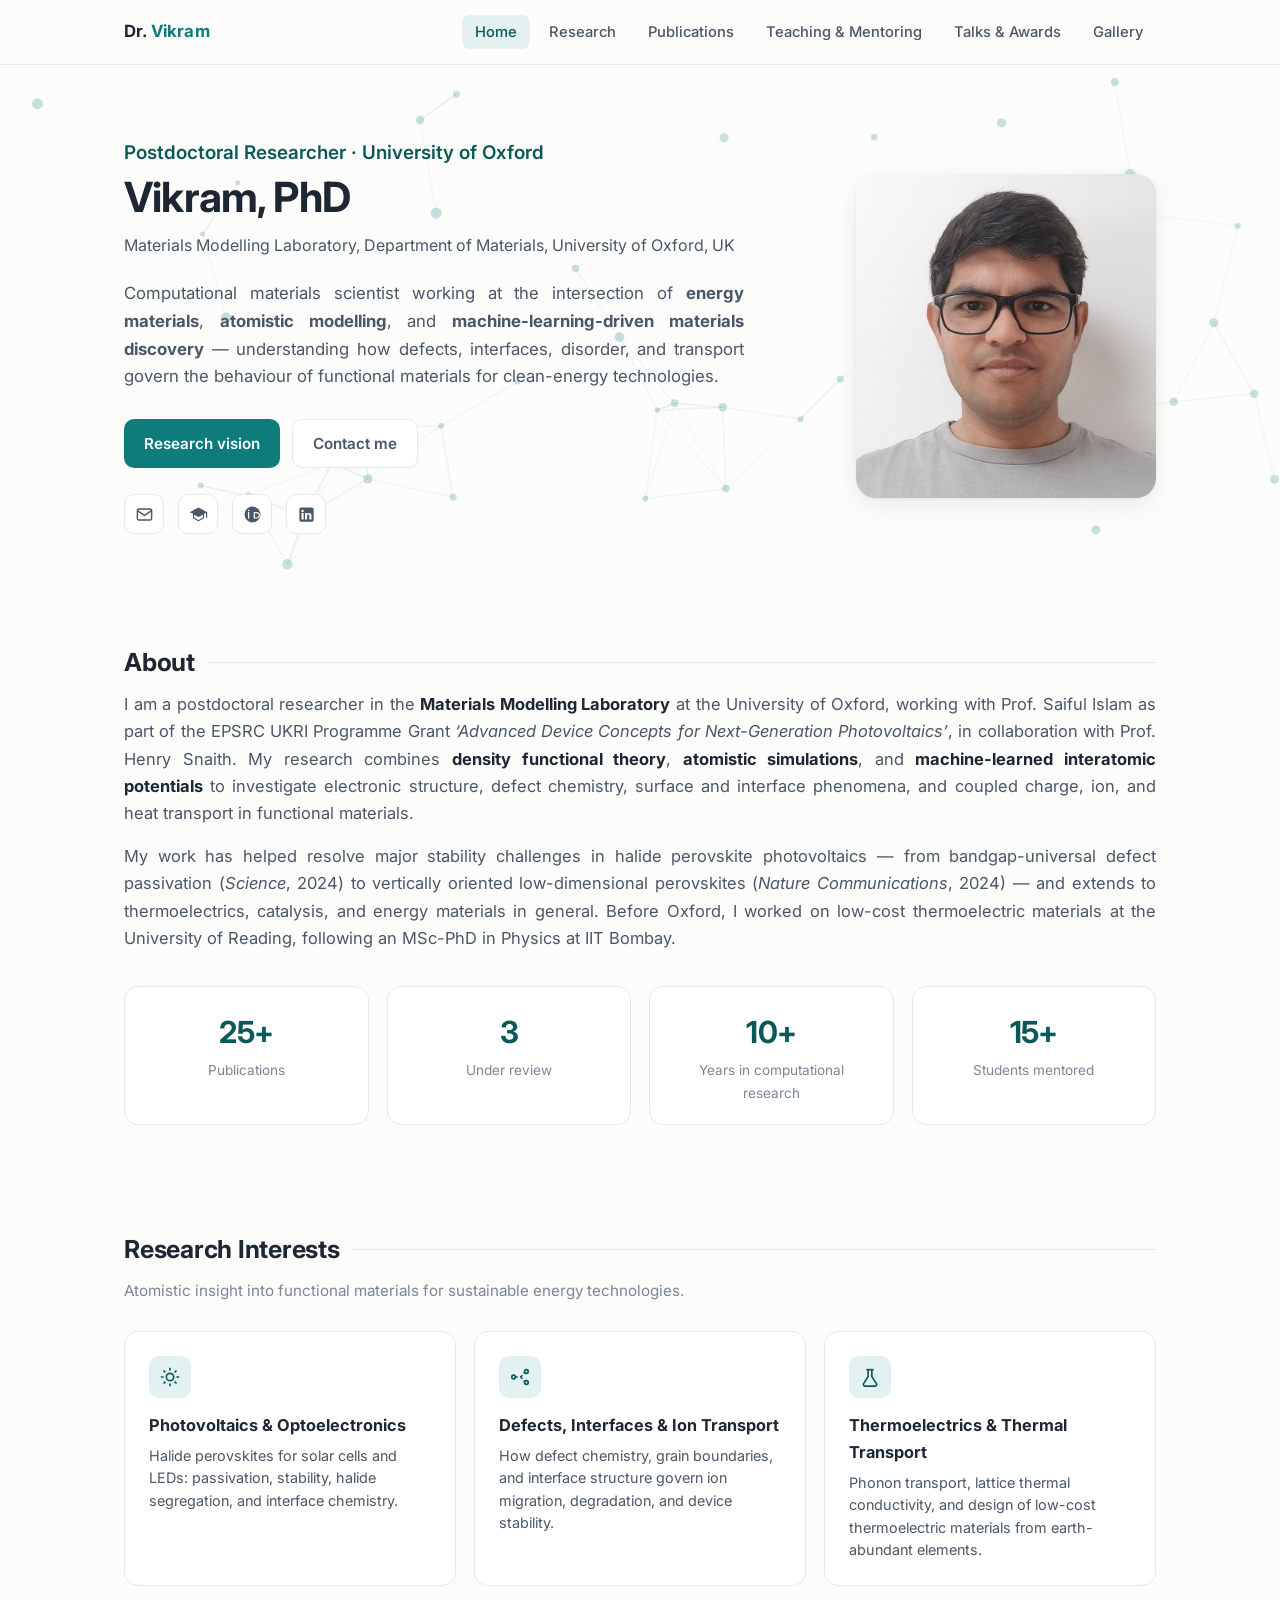
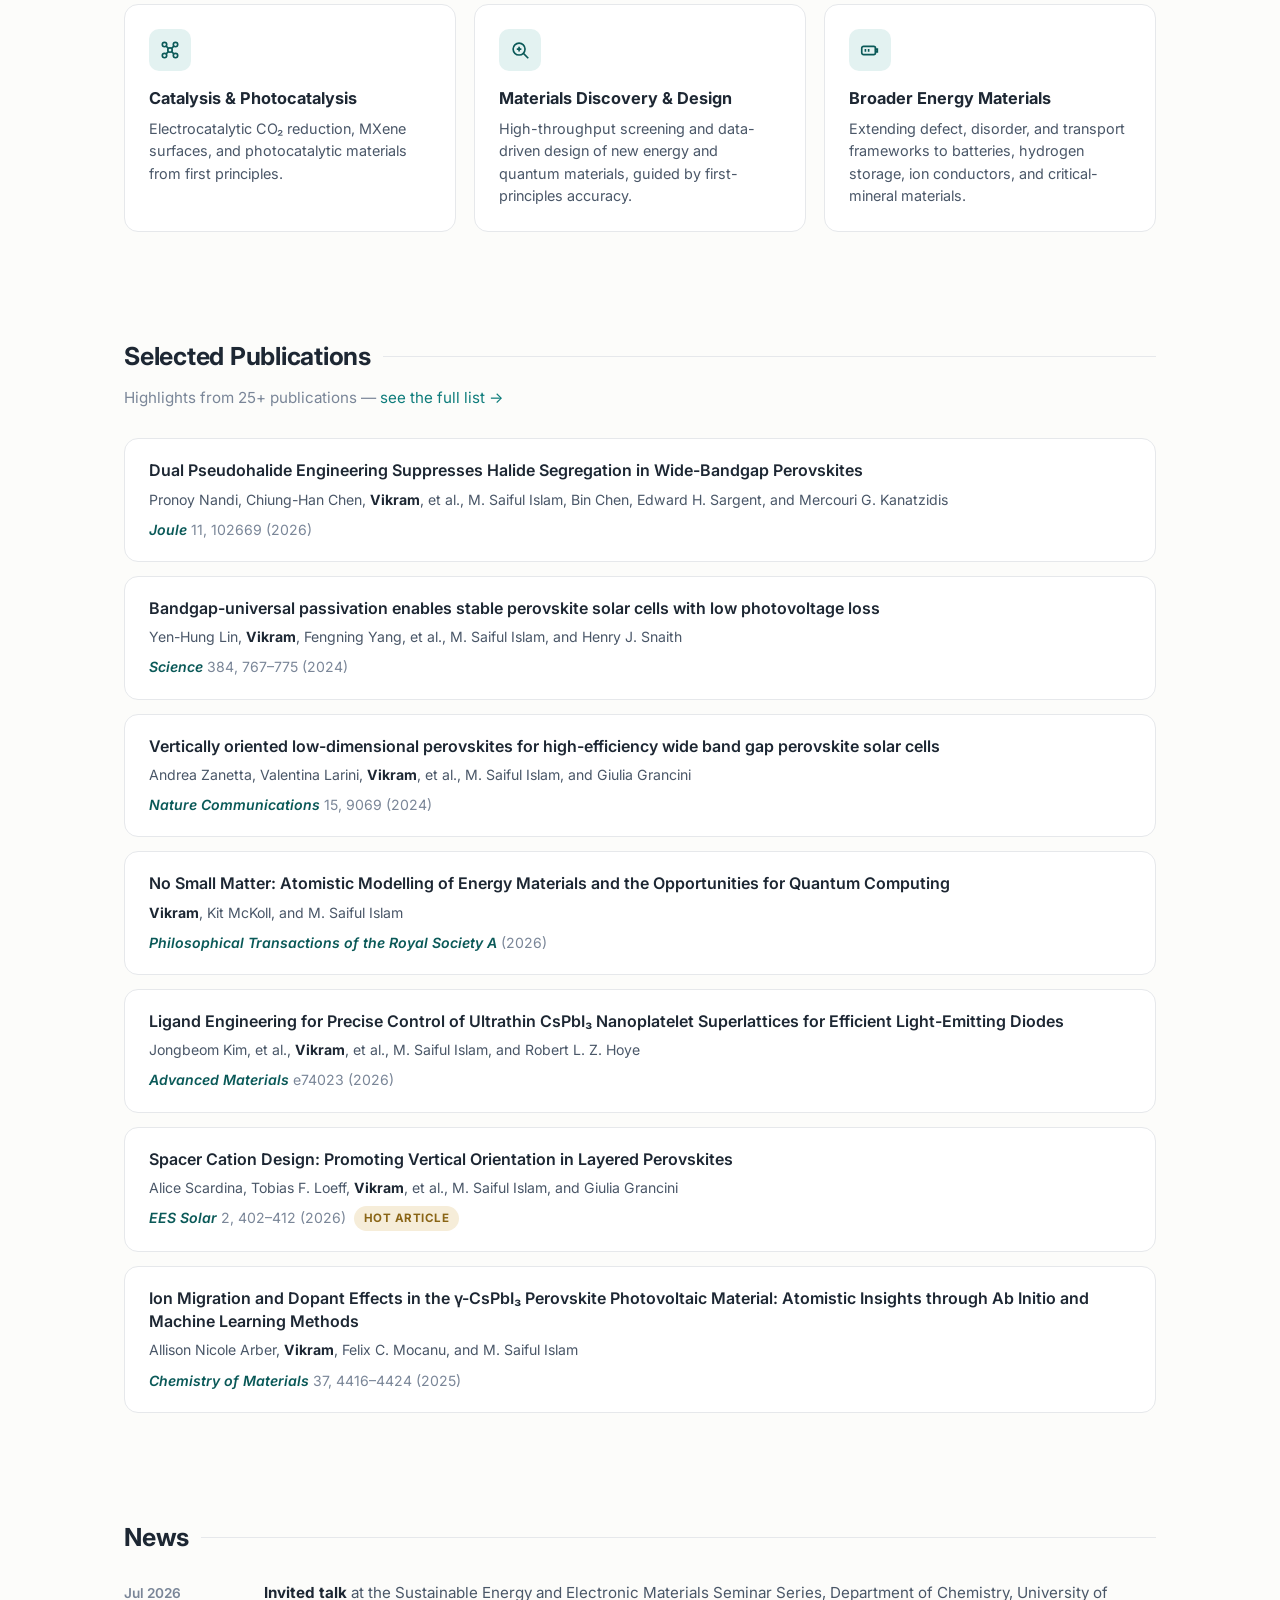
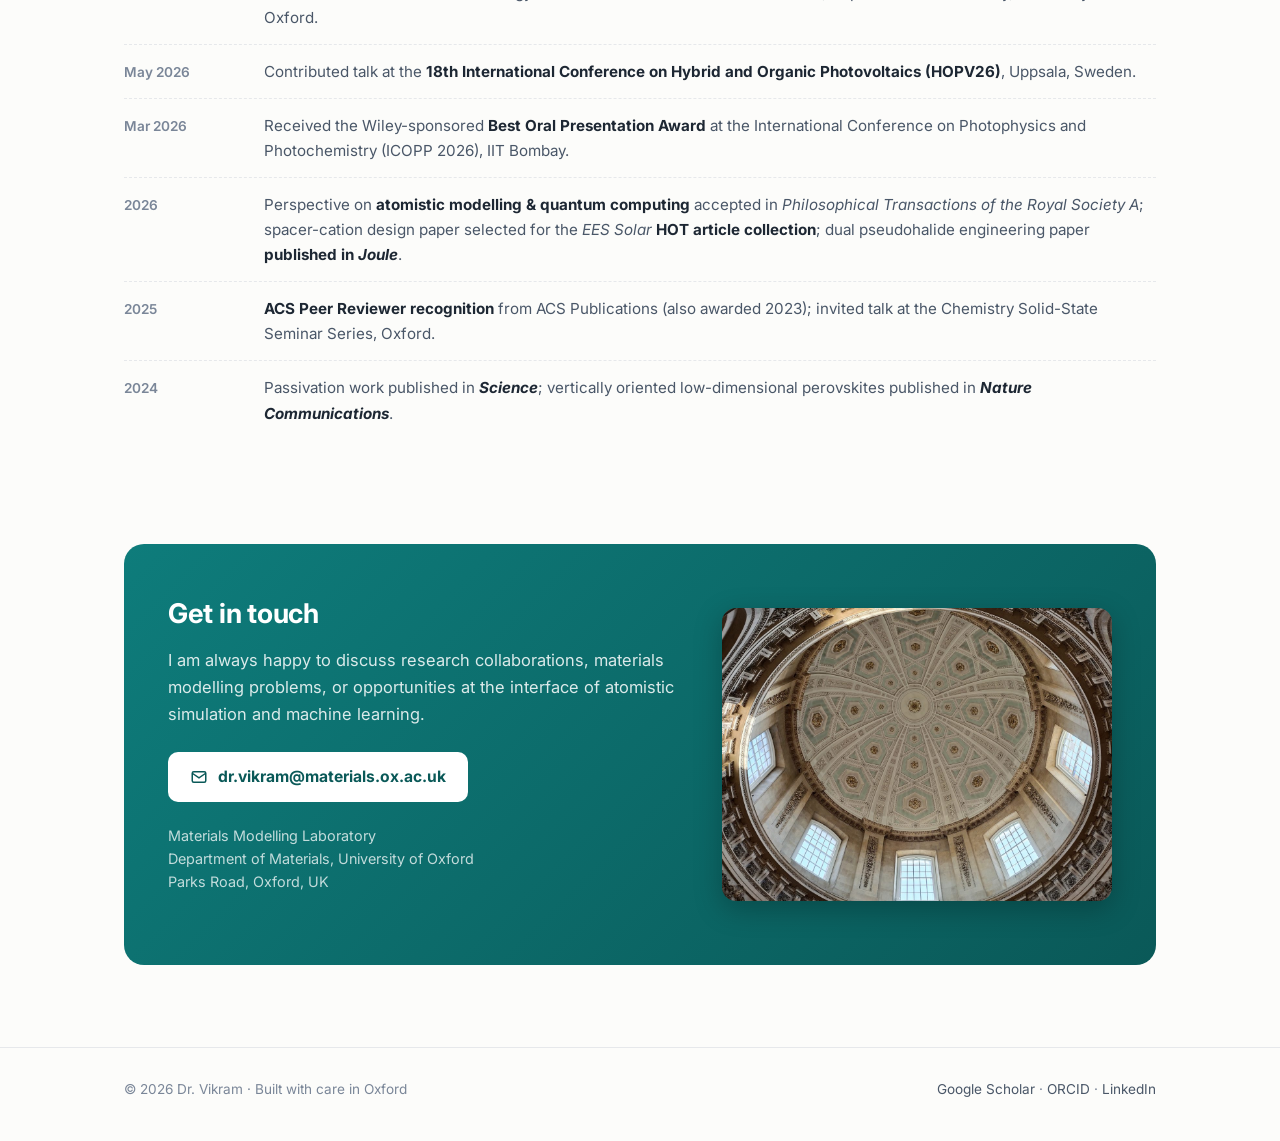
<file: index.html>
﻿<!DOCTYPE html>
<html lang="en">
<head>
  <meta charset="UTF-8">
  <meta name="viewport" content="width=device-width, initial-scale=1.0">
  <title>Dr. Vikram — Computational Materials Scientist</title>
  <meta name="description" content="Dr. Vikram — Postdoctoral Researcher at the University of Oxford. Computational materials scientist working on energy materials, atomistic modelling, and machine-learning-driven materials discovery.">
  <link rel="preconnect" href="https://fonts.googleapis.com">
  <link rel="preconnect" href="https://fonts.gstatic.com" crossorigin>
  <link href="https://fonts.googleapis.com/css2?family=Inter:wght@400;500;600;700;800&display=swap" rel="stylesheet">
  <link rel="stylesheet" href="css/style.css">
</head>
<body>

<nav class="nav">
  <div class="nav-inner">
    <a class="nav-brand" href="index.html">Dr. <span>Vikram</span></a>
    <button class="nav-toggle" aria-label="Toggle menu">
      <svg viewBox="0 0 24 24" fill="none" stroke="currentColor" stroke-width="2" stroke-linecap="round"><line x1="4" y1="7" x2="20" y2="7"/><line x1="4" y1="12" x2="20" y2="12"/><line x1="4" y1="17" x2="20" y2="17"/></svg>
    </button>
    <ul class="nav-links">
      <li><a href="index.html" class="active">Home</a></li>
      <li><a href="research.html">Research</a></li>
      <li><a href="publications.html">Publications</a></li>
      <li><a href="teaching.html">Teaching &amp; Mentoring</a></li>
      <li><a href="talks.html">Talks &amp; Awards</a></li>
      <li><a href="gallery.html">Gallery</a></li>
    </ul>
  </div>
</nav>

<header class="hero">
  <canvas class="hero-bg" id="hero-canvas" aria-hidden="true"></canvas>
  <div class="container hero-grid">
    <div>
      <p class="subtitle">Postdoctoral Researcher · University of Oxford</p>
      <h1>Vikram, PhD</h1>
      <p class="affiliation">Materials Modelling Laboratory, Department of Materials, University of Oxford, UK</p>
      <p class="lead">
        Computational materials scientist working at the intersection of <strong>energy materials</strong>,
        <strong>atomistic modelling</strong>, and <strong>machine-learning-driven materials discovery</strong> —
        understanding how defects, interfaces, disorder, and transport govern the behaviour of
        functional materials for clean-energy technologies.
      </p>
      <div class="hero-actions">
        <a class="btn btn-primary" href="research.html">Research vision</a>
        <a class="btn btn-ghost" href="#contact">Contact me</a>
      </div>
      <div class="icon-row">
        <a href="mailto:dr.vikram@materials.ox.ac.uk" aria-label="Email" title="Email">
          <svg viewBox="0 0 24 24" fill="none" stroke="currentColor" stroke-width="1.8"><rect x="3" y="5" width="18" height="14" rx="2"/><path d="M3 7l9 6 9-6"/></svg>
        </a>
        <a href="https://scholar.google.com/citations?user=Y_mPQDgAAAAJ&amp;hl=en" target="_blank" rel="noopener" aria-label="Google Scholar" title="Google Scholar">
          <svg viewBox="0 0 24 24" fill="currentColor"><path d="M12 3L1 9l4 2.18v4.82c0 .5.28.96.72 1.2l5.56 3.04c.45.24.99.24 1.44 0l5.56-3.04c.44-.24.72-.7.72-1.2v-4.82L21.5 10v6h1.5V9L12 3zm5.5 12.99l-5.5 3-5.5-3v-3.72L12 15l5.5-2.73v3.72z"/></svg>
        </a>
        <a href="https://orcid.org/0000-0002-5734-6905" target="_blank" rel="noopener" aria-label="ORCID" title="ORCID">
          <svg viewBox="0 0 24 24" fill="currentColor"><path d="M12 2C6.48 2 2 6.48 2 12s4.48 10 10 10 10-4.48 10-10S17.52 2 12 2zM7.86 17.06H6.35V8.99h1.51v8.07zm-.76-9.17c-.55 0-.99-.44-.99-.99s.44-.99.99-.99.99.44.99.99-.44.99-.99.99zm10.03 9.17h-3.6V8.99h3.46c2.83 0 4.44 1.68 4.44 4.03 0 2.39-1.72 4.04-4.3 4.04zm-.14-6.72h-1.95v5.37h1.99c1.86 0 2.88-1.09 2.88-2.69 0-1.58-1.03-2.68-2.92-2.68z"/></svg>
        </a>
        <a href="https://www.linkedin.com/in/dr-vikram-b2b9211b3/" target="_blank" rel="noopener" aria-label="LinkedIn" title="LinkedIn">
          <svg viewBox="0 0 24 24" fill="currentColor"><path d="M19 3a2 2 0 012 2v14a2 2 0 01-2 2H5a2 2 0 01-2-2V5a2 2 0 012-2h14zM8.34 18.34V10.2H5.67v8.14h2.67zM7 9.08a1.55 1.55 0 100-3.1 1.55 1.55 0 000 3.1zm11.34 9.26v-4.66c0-2.5-1.33-3.66-3.11-3.66-1.43 0-2.08.79-2.44 1.35V10.2H10.1c.04.76 0 8.14 0 8.14h2.68v-4.55c0-.24.02-.48.09-.66.19-.48.63-.98 1.37-.98.97 0 1.36.74 1.36 1.82v4.37h2.74z"/></svg>
        </a>
      </div>
    </div>
    <img class="hero-photo" src="assets/photo.jpeg" alt="Portrait of Dr. Vikram">
  </div>
</header>

<main class="container">

  <section id="about" class="reveal">
    <h2 class="section-title">About</h2>
    <div class="prose">
      <p>
        I am a postdoctoral researcher in the <strong>Materials Modelling Laboratory</strong> at the University of
        Oxford, working with Prof. Saiful Islam as part of the EPSRC UKRI Programme Grant
        <em>&lsquo;Advanced Device Concepts for Next-Generation Photovoltaics&rsquo;</em>, in collaboration with
        Prof. Henry Snaith. My research combines <strong>density functional theory</strong>, <strong>atomistic
        simulations</strong>, and <strong>machine-learned interatomic potentials</strong> to investigate electronic
        structure, defect chemistry, surface and interface phenomena, and coupled charge, ion, and heat transport
        in functional materials.
      </p>
      <p>
        My work has helped resolve major stability challenges in halide perovskite photovoltaics — from
        bandgap-universal defect passivation (<em>Science</em>, 2024) to vertically oriented low-dimensional
        perovskites (<em>Nature Communications</em>, 2024) — and extends to thermoelectrics, catalysis, and
        energy materials in general. Before Oxford, I worked on low-cost thermoelectric
        materials at the University of Reading, following an MSc-PhD in Physics at IIT Bombay.
      </p>
    </div>
    <div class="stats">
      <div class="stat"><div class="num">25+</div><div class="label">Publications</div></div>
      <div class="stat"><div class="num">3</div><div class="label">Under review</div></div>
      <div class="stat"><div class="num">10+</div><div class="label">Years in computational research</div></div>
      <div class="stat"><div class="num">15+</div><div class="label">Students mentored</div></div>
    </div>
  </section>

  <section id="interests" class="reveal">
    <h2 class="section-title">Research Interests</h2>
    <p class="section-sub">Atomistic insight into functional materials for sustainable energy technologies.</p>
    <div class="card-grid">
      <div class="card">
        <div class="card-icon"><svg viewBox="0 0 24 24" fill="none" stroke="currentColor" stroke-width="1.8"><circle cx="12" cy="12" r="4"/><path d="M12 2v3M12 19v3M2 12h3M19 12h3M4.9 4.9l2.1 2.1M17 17l2.1 2.1M19.1 4.9L17 7M7 17l-2.1 2.1"/></svg></div>
        <h3>Photovoltaics &amp; Optoelectronics</h3>
        <p>Halide perovskites for solar cells and LEDs: passivation, stability, halide segregation, and interface chemistry.</p>
      </div>
      <div class="card">
        <div class="card-icon"><svg viewBox="0 0 24 24" fill="none" stroke="currentColor" stroke-width="1.8"><circle cx="5" cy="12" r="2"/><circle cx="19" cy="6" r="2"/><circle cx="19" cy="18" r="2"/><path d="M7 12h6M13 12l4-5M13 12l4 5" stroke-dasharray="2.5 2.5"/></svg></div>
        <h3>Defects, Interfaces &amp; Ion Transport</h3>
        <p>How defect chemistry, grain boundaries, and interface structure govern ion migration, degradation, and device stability.</p>
      </div>
      <div class="card">
        <div class="card-icon"><svg viewBox="0 0 24 24" fill="none" stroke="currentColor" stroke-width="1.8"><path d="M14 4v7.5l4.5 7A2 2 0 0116.8 22H7.2a2 2 0 01-1.7-3.5L10 11.5V4"/><path d="M8 4h8"/></svg></div>
        <h3>Thermoelectrics &amp; Thermal Transport</h3>
        <p>Phonon transport, lattice thermal conductivity, and design of low-cost thermoelectric materials from earth-abundant elements.</p>
      </div>
      <div class="card">
        <div class="card-icon"><svg viewBox="0 0 24 24" fill="none" stroke="currentColor" stroke-width="1.8"><circle cx="6" cy="6" r="2.4"/><circle cx="18" cy="6" r="2.4"/><circle cx="6" cy="18" r="2.4"/><circle cx="18" cy="18" r="2.4"/><circle cx="12" cy="12" r="2.4"/><path d="M7.8 7.8l2.4 2.4M16.2 7.8l-2.4 2.4M7.8 16.2l2.4-2.4M16.2 16.2l-2.4-2.4"/></svg></div>
        <h3>Catalysis &amp; Photocatalysis</h3>
        <p>Electrocatalytic CO&#8322; reduction, MXene surfaces, and photocatalytic materials from first principles.</p>
      </div>
      <div class="card">
        <div class="card-icon"><svg viewBox="0 0 24 24" fill="none" stroke="currentColor" stroke-width="1.8"><circle cx="11" cy="11" r="6.5"/><path d="M16 16l5 5"/><path d="M8.5 11h5M11 8.5v5"/></svg></div>
        <h3>Materials Discovery &amp; Design</h3>
        <p>High-throughput screening and data-driven design of new energy and quantum materials, guided by first-principles accuracy.</p>
      </div>
      <div class="card">
        <div class="card-icon"><svg viewBox="0 0 24 24" fill="none" stroke="currentColor" stroke-width="1.8"><rect x="3" y="8" width="15" height="9" rx="2"/><path d="M18 11h2v3h-2z"/><path d="M7 11v3M10.5 11v3"/></svg></div>
        <h3>Broader Energy Materials</h3>
        <p>Extending defect, disorder, and transport frameworks to batteries, hydrogen storage, ion conductors, and critical-mineral materials.</p>
      </div>
    </div>
  </section>

  <section id="selected-pubs" class="reveal">
    <h2 class="section-title">Selected Publications</h2>
    <p class="section-sub">Highlights from 25+ publications — <a href="publications.html">see the full list &rarr;</a></p>
    <ul class="pub-list">
      <li class="pub">
        <div class="pub-title">Dual Pseudohalide Engineering Suppresses Halide Segregation in Wide-Bandgap Perovskites</div>
        <div class="pub-authors">Pronoy Nandi, Chiung-Han Chen, <span class="me">Vikram</span>, et al., M. Saiful Islam, Bin Chen, Edward H. Sargent, and Mercouri G. Kanatzidis</div>
        <div class="pub-venue"><span class="journal">Joule</span> 11, 102669 (2026)</div>
      </li>
      <li class="pub">
        <div class="pub-title">Bandgap-universal passivation enables stable perovskite solar cells with low photovoltage loss</div>
        <div class="pub-authors">Yen-Hung Lin, <span class="me">Vikram</span>, Fengning Yang, et al., M. Saiful Islam, and Henry J. Snaith</div>
        <div class="pub-venue"><span class="journal">Science</span> 384, 767–775 (2024)</div>
      </li>
      <li class="pub">
        <div class="pub-title">Vertically oriented low-dimensional perovskites for high-efficiency wide band gap perovskite solar cells</div>
        <div class="pub-authors">Andrea Zanetta, Valentina Larini, <span class="me">Vikram</span>, et al., M. Saiful Islam, and Giulia Grancini</div>
        <div class="pub-venue"><span class="journal">Nature Communications</span> 15, 9069 (2024)</div>
      </li>
      <li class="pub">
        <div class="pub-title">No Small Matter: Atomistic Modelling of Energy Materials and the Opportunities for Quantum Computing</div>
        <div class="pub-authors"><span class="me">Vikram</span>, Kit McKoll, and M. Saiful Islam</div>
        <div class="pub-venue"><span class="journal">Philosophical Transactions of the Royal Society A</span> (2026)</div>
      </li>
      <li class="pub">
        <div class="pub-title">Ligand Engineering for Precise Control of Ultrathin CsPbI&#8323; Nanoplatelet Superlattices for Efficient Light-Emitting Diodes</div>
        <div class="pub-authors">Jongbeom Kim, et al., <span class="me">Vikram</span>, et al., M. Saiful Islam, and Robert L. Z. Hoye</div>
        <div class="pub-venue"><span class="journal">Advanced Materials</span> e74023 (2026)</div>
      </li>
      <li class="pub">
        <div class="pub-title">Spacer Cation Design: Promoting Vertical Orientation in Layered Perovskites</div>
        <div class="pub-authors">Alice Scardina, Tobias F. Loeff, <span class="me">Vikram</span>, et al., M. Saiful Islam, and Giulia Grancini</div>
        <div class="pub-venue"><span class="journal">EES Solar</span> 2, 402–412 (2026)<span class="badge gold">HOT Article</span></div>
      </li>
      <li class="pub">
        <div class="pub-title">Ion Migration and Dopant Effects in the &gamma;-CsPbI&#8323; Perovskite Photovoltaic Material: Atomistic Insights through Ab Initio and Machine Learning Methods</div>
        <div class="pub-authors">Allison Nicole Arber, <span class="me">Vikram</span>, Felix C. Mocanu, and M. Saiful Islam</div>
        <div class="pub-venue"><span class="journal">Chemistry of Materials</span> 37, 4416–4424 (2025)</div>
      </li>
    </ul>
  </section>

  <section id="news" class="reveal">
    <h2 class="section-title">News</h2>
    <ul class="news-list">
      <li class="news-item">
        <div class="news-date">Jul 2026</div>
        <div class="news-text"><strong>Invited talk</strong> at the Sustainable Energy and Electronic Materials Seminar Series, Department of Chemistry, University of Oxford.</div>
      </li>
      <li class="news-item">
        <div class="news-date">May 2026</div>
        <div class="news-text">Contributed talk at the <strong>18th International Conference on Hybrid and Organic Photovoltaics (HOPV26)</strong>, Uppsala, Sweden.</div>
      </li>
      <li class="news-item">
        <div class="news-date">Mar 2026</div>
        <div class="news-text">Received the Wiley-sponsored <strong>Best Oral Presentation Award</strong> at the International Conference on Photophysics and Photochemistry (ICOPP 2026), IIT Bombay.</div>
      </li>
      <li class="news-item">
        <div class="news-date">2026</div>
        <div class="news-text">Perspective on <strong>atomistic modelling &amp; quantum computing</strong> accepted in <em>Philosophical Transactions of the Royal Society A</em>; spacer-cation design paper selected for the <em>EES Solar</em> <strong>HOT article collection</strong>; dual pseudohalide engineering paper <strong>published in <em>Joule</em></strong>.</div>
      </li>
      <li class="news-item">
        <div class="news-date">2025</div>
        <div class="news-text"><strong>ACS Peer Reviewer recognition</strong> from ACS Publications (also awarded 2023); invited talk at the Chemistry Solid-State Seminar Series, Oxford.</div>
      </li>
      <li class="news-item">
        <div class="news-date">2024</div>
        <div class="news-text">Passivation work published in <strong><em>Science</em></strong>; vertically oriented low-dimensional perovskites published in <strong><em>Nature Communications</em></strong>.</div>
      </li>
    </ul>
  </section>

  <section id="contact" class="reveal">
    <div class="contact-box">
      <div class="contact-grid">
        <div>
          <h2>Get in touch</h2>
          <p>
            I am always happy to discuss research collaborations, materials modelling problems,
            or opportunities at the interface of atomistic simulation and machine learning.
          </p>
          <a class="email" href="mailto:dr.vikram@materials.ox.ac.uk">
            <svg width="18" height="18" viewBox="0 0 24 24" fill="none" stroke="currentColor" stroke-width="2"><rect x="3" y="5" width="18" height="14" rx="2"/><path d="M3 7l9 6 9-6"/></svg>
            dr.vikram@materials.ox.ac.uk
          </a>
          <p class="addr">
            Materials Modelling Laboratory<br>
            Department of Materials, University of Oxford<br>
            Parks Road, Oxford, UK
          </p>
        </div>
        <img class="contact-photo" src="assets/contact.jpg" alt="Looking up into an ornate dome ceiling in Oxford">
      </div>
    </div>
  </section>

</main>

<footer>
  <div class="footer-inner">
    <div>&copy; 2026 Dr. Vikram · Built with care in Oxford</div>
    <div>
      <a href="https://scholar.google.com/citations?user=Y_mPQDgAAAAJ&amp;hl=en" target="_blank" rel="noopener">Google Scholar</a> ·
      <a href="https://orcid.org/0000-0002-5734-6905" target="_blank" rel="noopener">ORCID</a> ·
      <a href="https://www.linkedin.com/in/dr-vikram-b2b9211b3/" target="_blank" rel="noopener">LinkedIn</a>
    </div>
  </div>
</footer>

<script src="js/main.js"></script>
<script src="js/hero-bg.js"></script>
</body>
</html>
</file>
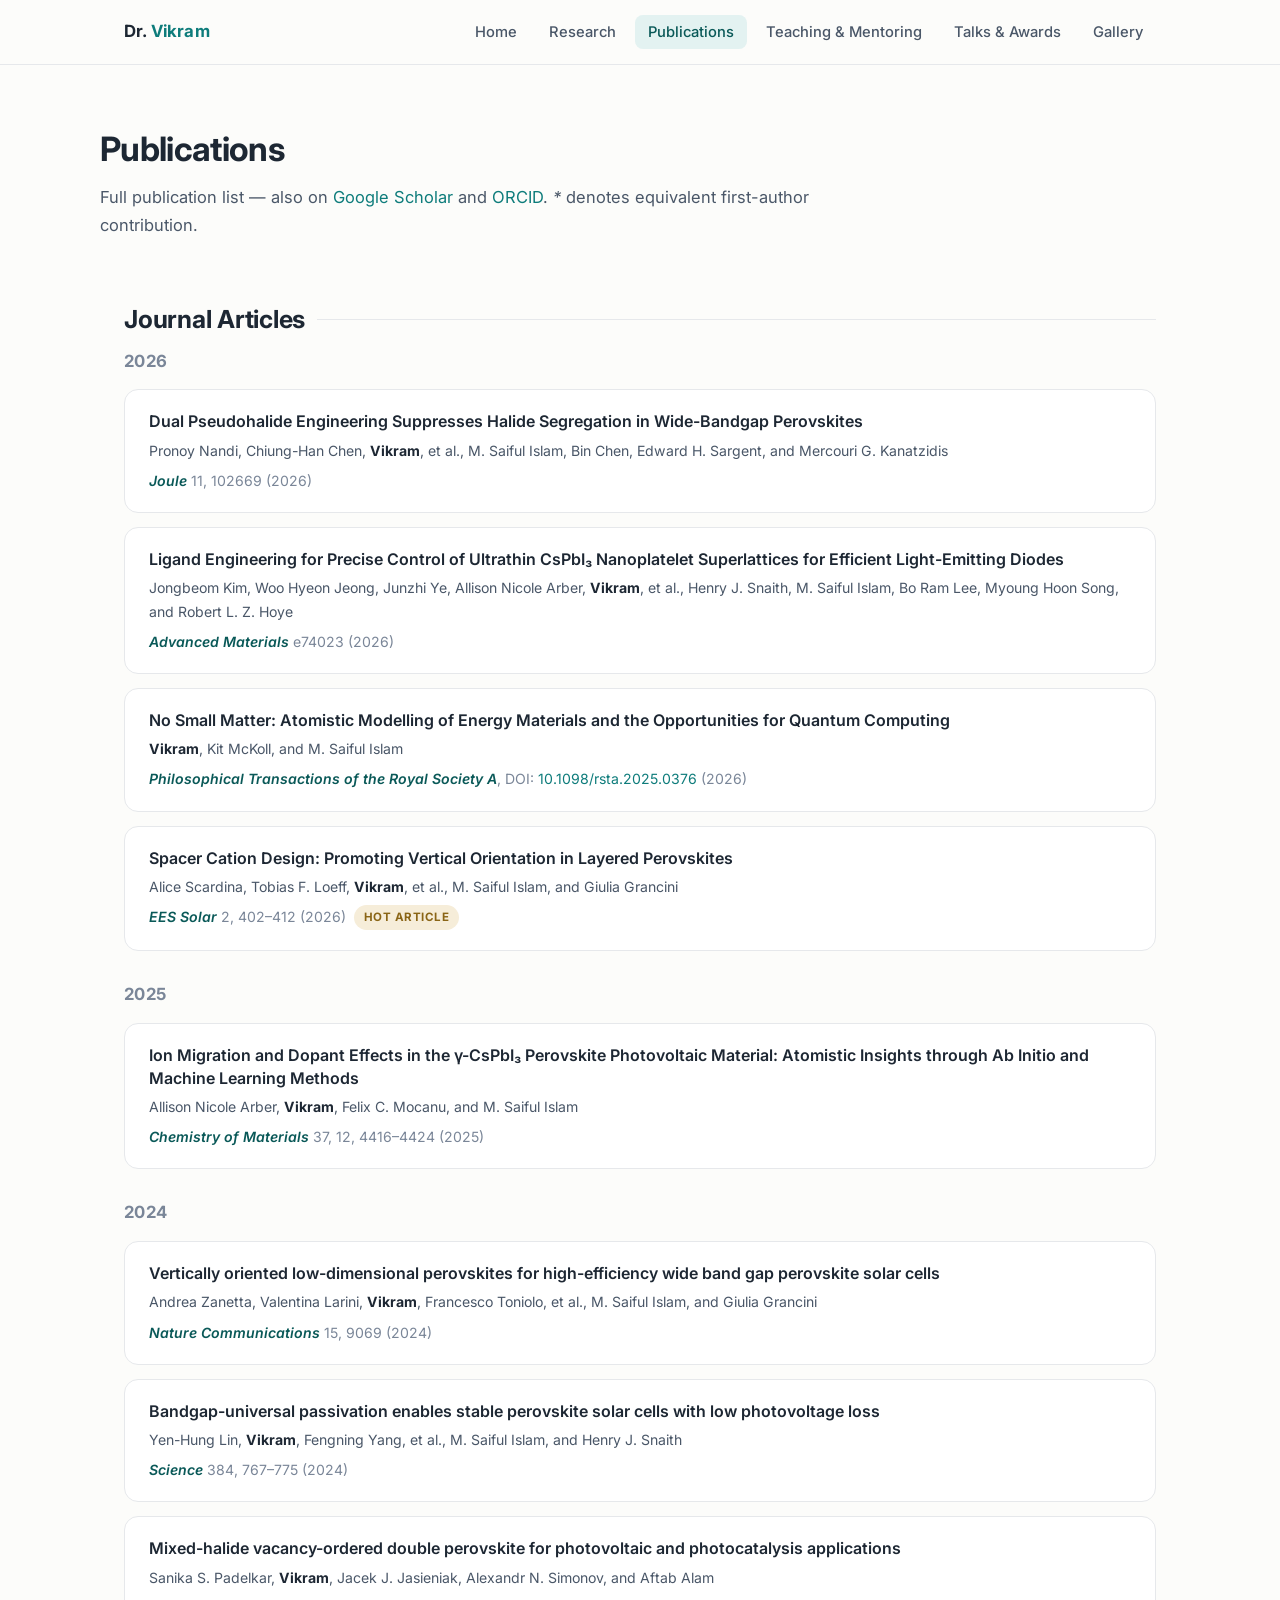
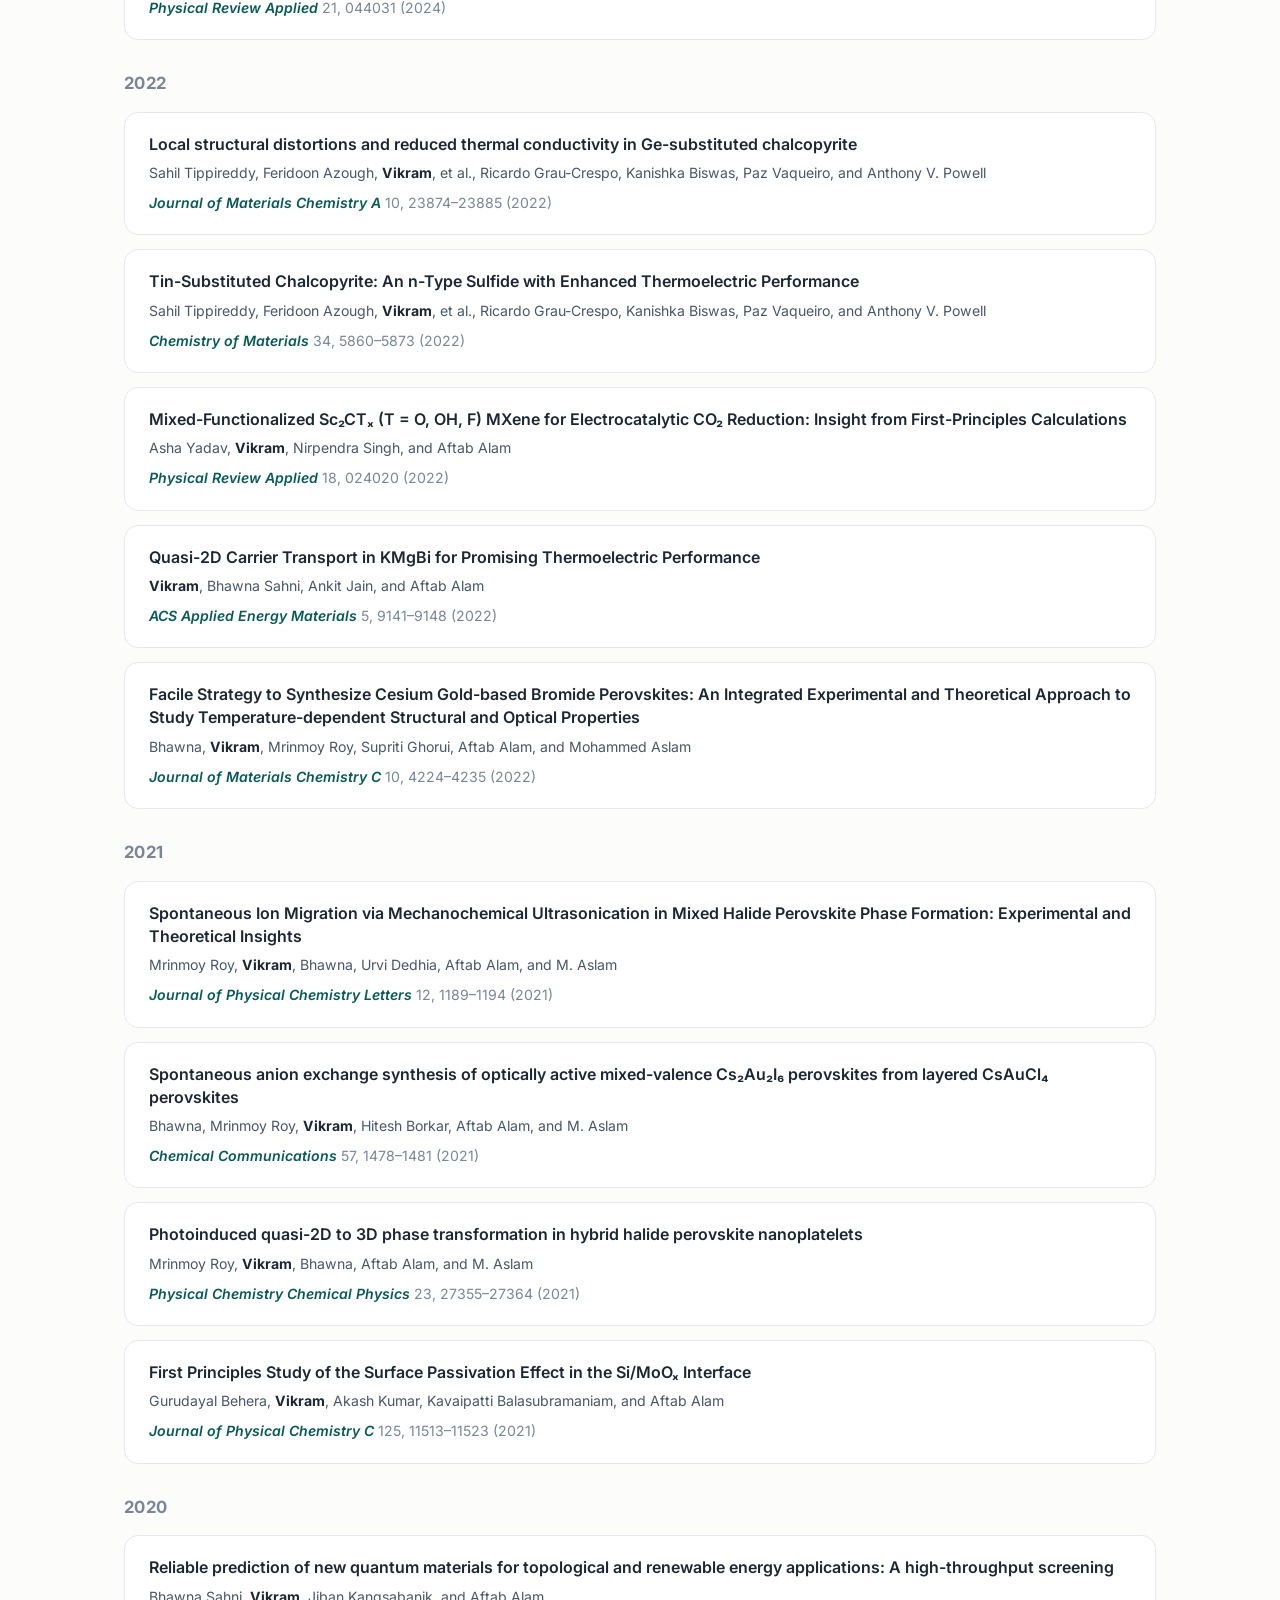
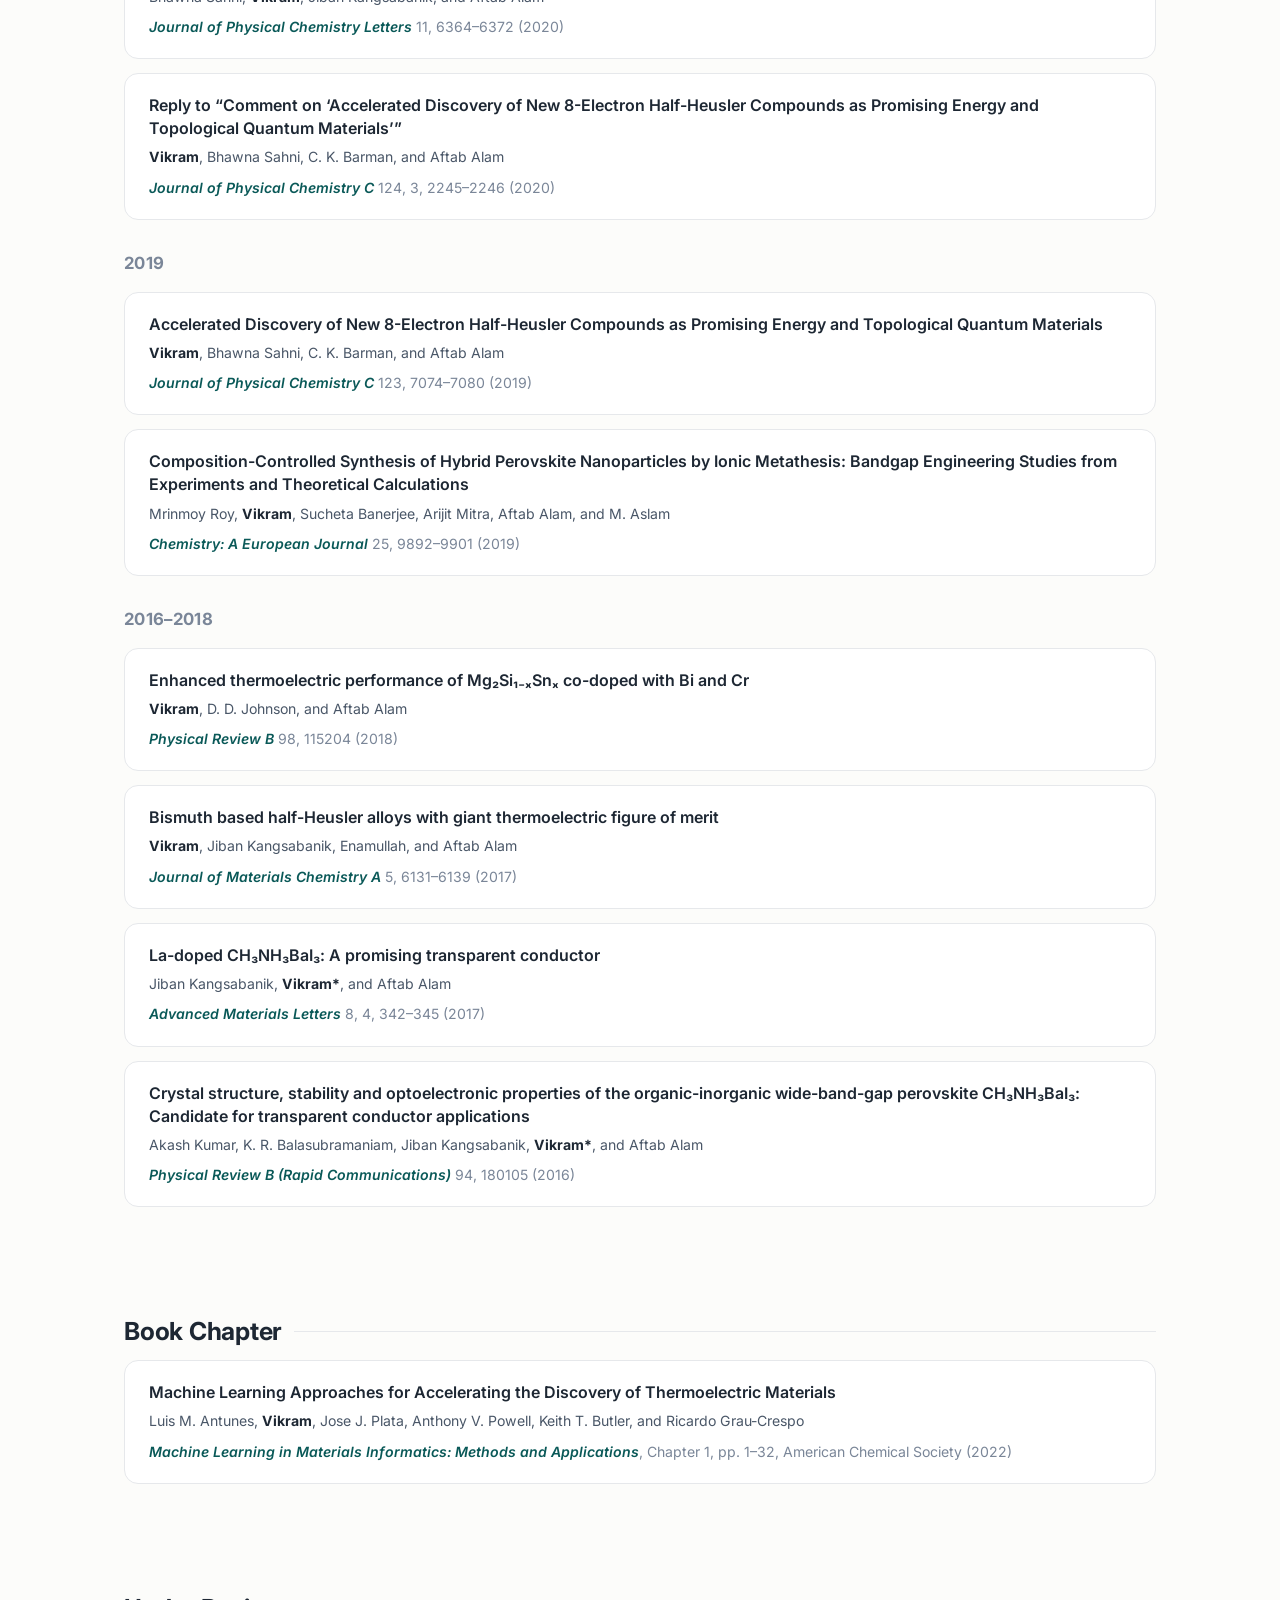
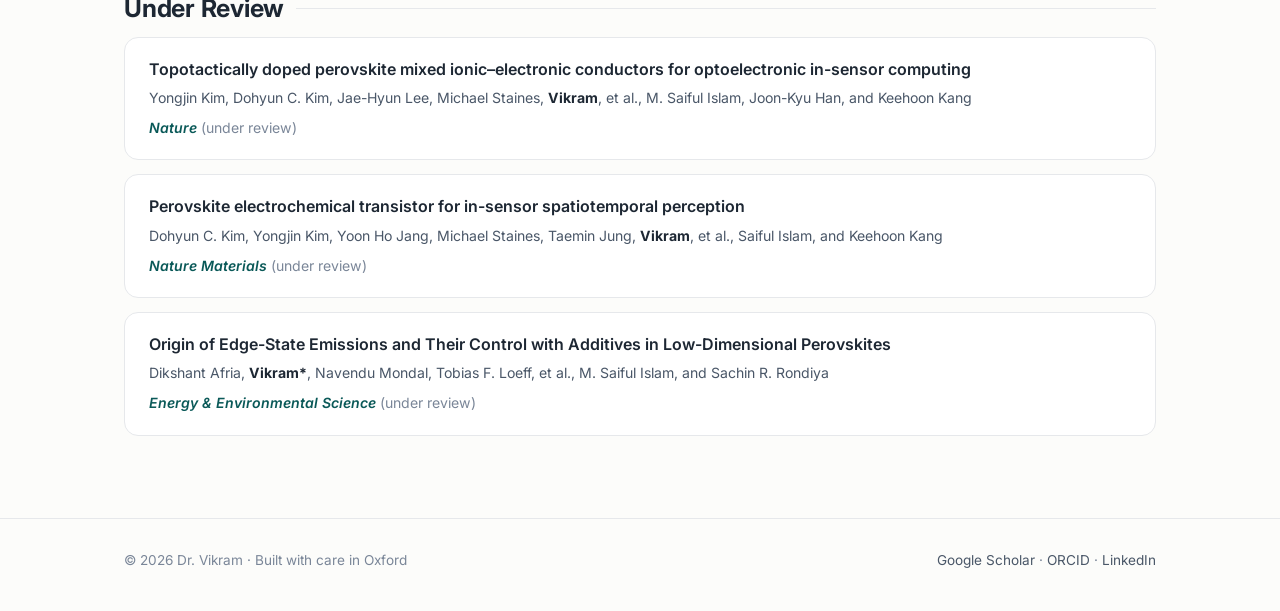
<file: publications.html>
﻿<!DOCTYPE html>
<html lang="en">
<head>
  <meta charset="UTF-8">
  <meta name="viewport" content="width=device-width, initial-scale=1.0">
  <title>Publications — Dr. Vikram</title>
  <meta name="description" content="Publications of Dr. Vikram — computational materials science, halide perovskites, thermoelectrics, and machine-learning atomistic simulations.">
  <link rel="preconnect" href="https://fonts.googleapis.com">
  <link rel="preconnect" href="https://fonts.gstatic.com" crossorigin>
  <link href="https://fonts.googleapis.com/css2?family=Inter:wght@400;500;600;700;800&display=swap" rel="stylesheet">
  <link rel="stylesheet" href="css/style.css">
</head>
<body>

<nav class="nav">
  <div class="nav-inner">
    <a class="nav-brand" href="index.html">Dr. <span>Vikram</span></a>
    <button class="nav-toggle" aria-label="Toggle menu">
      <svg viewBox="0 0 24 24" fill="none" stroke="currentColor" stroke-width="2" stroke-linecap="round"><line x1="4" y1="7" x2="20" y2="7"/><line x1="4" y1="12" x2="20" y2="12"/><line x1="4" y1="17" x2="20" y2="17"/></svg>
    </button>
    <ul class="nav-links">
      <li><a href="index.html">Home</a></li>
      <li><a href="research.html">Research</a></li>
      <li><a href="publications.html" class="active">Publications</a></li>
      <li><a href="teaching.html">Teaching &amp; Mentoring</a></li>
      <li><a href="talks.html">Talks &amp; Awards</a></li>
      <li><a href="gallery.html">Gallery</a></li>
    </ul>
  </div>
</nav>

<header class="page-head container">
  <h1>Publications</h1>
  <p>
    Full publication list — also on
    <a href="https://scholar.google.com/citations?user=Y_mPQDgAAAAJ&amp;hl=en" target="_blank" rel="noopener">Google Scholar</a>
    and <a href="https://orcid.org/0000-0002-5734-6905" target="_blank" rel="noopener">ORCID</a>.
    <em>*</em> denotes equivalent first-author contribution.
  </p>
</header>

<main class="container">

  <section class="reveal">
    <h2 class="section-title">Journal Articles</h2>

    <div class="pub-year-heading">2026</div>
    <ul class="pub-list">
      <li class="pub">
        <div class="pub-title">Dual Pseudohalide Engineering Suppresses Halide Segregation in Wide-Bandgap Perovskites</div>
        <div class="pub-authors">Pronoy Nandi, Chiung-Han Chen, <span class="me">Vikram</span>, et al., M. Saiful Islam, Bin Chen, Edward H. Sargent, and Mercouri G. Kanatzidis</div>
        <div class="pub-venue"><span class="journal">Joule</span> 11, 102669 (2026)</div>
      </li>
      <li class="pub">
        <div class="pub-title">Ligand Engineering for Precise Control of Ultrathin CsPbI&#8323; Nanoplatelet Superlattices for Efficient Light-Emitting Diodes</div>
        <div class="pub-authors">Jongbeom Kim, Woo Hyeon Jeong, Junzhi Ye, Allison Nicole Arber, <span class="me">Vikram</span>, et al., Henry J. Snaith, M. Saiful Islam, Bo Ram Lee, Myoung Hoon Song, and Robert L. Z. Hoye</div>
        <div class="pub-venue"><span class="journal">Advanced Materials</span> e74023 (2026)</div>
      </li>
      <li class="pub">
        <div class="pub-title">No Small Matter: Atomistic Modelling of Energy Materials and the Opportunities for Quantum Computing</div>
        <div class="pub-authors"><span class="me">Vikram</span>, Kit McKoll, and M. Saiful Islam</div>
        <div class="pub-venue"><span class="journal">Philosophical Transactions of the Royal Society A</span>, DOI: <a href="https://doi.org/10.1098/rsta.2025.0376" target="_blank" rel="noopener">10.1098/rsta.2025.0376</a> (2026)</div>
      </li>
      <li class="pub">
        <div class="pub-title">Spacer Cation Design: Promoting Vertical Orientation in Layered Perovskites</div>
        <div class="pub-authors">Alice Scardina, Tobias F. Loeff, <span class="me">Vikram</span>, et al., M. Saiful Islam, and Giulia Grancini</div>
        <div class="pub-venue"><span class="journal">EES Solar</span> 2, 402–412 (2026)<span class="badge gold">HOT Article</span></div>
      </li>
    </ul>

    <div class="pub-year-heading">2025</div>
    <ul class="pub-list">
      <li class="pub">
        <div class="pub-title">Ion Migration and Dopant Effects in the &gamma;-CsPbI&#8323; Perovskite Photovoltaic Material: Atomistic Insights through Ab Initio and Machine Learning Methods</div>
        <div class="pub-authors">Allison Nicole Arber, <span class="me">Vikram</span>, Felix C. Mocanu, and M. Saiful Islam</div>
        <div class="pub-venue"><span class="journal">Chemistry of Materials</span> 37, 12, 4416–4424 (2025)</div>
      </li>
    </ul>

    <div class="pub-year-heading">2024</div>
    <ul class="pub-list">
      <li class="pub">
        <div class="pub-title">Vertically oriented low-dimensional perovskites for high-efficiency wide band gap perovskite solar cells</div>
        <div class="pub-authors">Andrea Zanetta, Valentina Larini, <span class="me">Vikram</span>, Francesco Toniolo, et al., M. Saiful Islam, and Giulia Grancini</div>
        <div class="pub-venue"><span class="journal">Nature Communications</span> 15, 9069 (2024)</div>
      </li>
      <li class="pub">
        <div class="pub-title">Bandgap-universal passivation enables stable perovskite solar cells with low photovoltage loss</div>
        <div class="pub-authors">Yen-Hung Lin, <span class="me">Vikram</span>, Fengning Yang, et al., M. Saiful Islam, and Henry J. Snaith</div>
        <div class="pub-venue"><span class="journal">Science</span> 384, 767–775 (2024)</div>
      </li>
      <li class="pub">
        <div class="pub-title">Mixed-halide vacancy-ordered double perovskite for photovoltaic and photocatalysis applications</div>
        <div class="pub-authors">Sanika S. Padelkar, <span class="me">Vikram</span>, Jacek J. Jasieniak, Alexandr N. Simonov, and Aftab Alam</div>
        <div class="pub-venue"><span class="journal">Physical Review Applied</span> 21, 044031 (2024)</div>
      </li>
    </ul>

    <div class="pub-year-heading">2022</div>
    <ul class="pub-list">
      <li class="pub">
        <div class="pub-title">Local structural distortions and reduced thermal conductivity in Ge-substituted chalcopyrite</div>
        <div class="pub-authors">Sahil Tippireddy, Feridoon Azough, <span class="me">Vikram</span>, et al., Ricardo Grau-Crespo, Kanishka Biswas, Paz Vaqueiro, and Anthony V. Powell</div>
        <div class="pub-venue"><span class="journal">Journal of Materials Chemistry A</span> 10, 23874–23885 (2022)</div>
      </li>
      <li class="pub">
        <div class="pub-title">Tin-Substituted Chalcopyrite: An n-Type Sulfide with Enhanced Thermoelectric Performance</div>
        <div class="pub-authors">Sahil Tippireddy, Feridoon Azough, <span class="me">Vikram</span>, et al., Ricardo Grau-Crespo, Kanishka Biswas, Paz Vaqueiro, and Anthony V. Powell</div>
        <div class="pub-venue"><span class="journal">Chemistry of Materials</span> 34, 5860–5873 (2022)</div>
      </li>
      <li class="pub">
        <div class="pub-title">Mixed-Functionalized Sc&#8322;CT&#8339; (T = O, OH, F) MXene for Electrocatalytic CO&#8322; Reduction: Insight from First-Principles Calculations</div>
        <div class="pub-authors">Asha Yadav, <span class="me">Vikram</span>, Nirpendra Singh, and Aftab Alam</div>
        <div class="pub-venue"><span class="journal">Physical Review Applied</span> 18, 024020 (2022)</div>
      </li>
      <li class="pub">
        <div class="pub-title">Quasi-2D Carrier Transport in KMgBi for Promising Thermoelectric Performance</div>
        <div class="pub-authors"><span class="me">Vikram</span>, Bhawna Sahni, Ankit Jain, and Aftab Alam</div>
        <div class="pub-venue"><span class="journal">ACS Applied Energy Materials</span> 5, 9141–9148 (2022)</div>
      </li>
      <li class="pub">
        <div class="pub-title">Facile Strategy to Synthesize Cesium Gold-based Bromide Perovskites: An Integrated Experimental and Theoretical Approach to Study Temperature-dependent Structural and Optical Properties</div>
        <div class="pub-authors">Bhawna, <span class="me">Vikram</span>, Mrinmoy Roy, Supriti Ghorui, Aftab Alam, and Mohammed Aslam</div>
        <div class="pub-venue"><span class="journal">Journal of Materials Chemistry C</span> 10, 4224–4235 (2022)</div>
      </li>
    </ul>

    <div class="pub-year-heading">2021</div>
    <ul class="pub-list">
      <li class="pub">
        <div class="pub-title">Spontaneous Ion Migration via Mechanochemical Ultrasonication in Mixed Halide Perovskite Phase Formation: Experimental and Theoretical Insights</div>
        <div class="pub-authors">Mrinmoy Roy, <span class="me">Vikram</span>, Bhawna, Urvi Dedhia, Aftab Alam, and M. Aslam</div>
        <div class="pub-venue"><span class="journal">Journal of Physical Chemistry Letters</span> 12, 1189–1194 (2021)</div>
      </li>
      <li class="pub">
        <div class="pub-title">Spontaneous anion exchange synthesis of optically active mixed-valence Cs&#8322;Au&#8322;I&#8326; perovskites from layered CsAuCl&#8324; perovskites</div>
        <div class="pub-authors">Bhawna, Mrinmoy Roy, <span class="me">Vikram</span>, Hitesh Borkar, Aftab Alam, and M. Aslam</div>
        <div class="pub-venue"><span class="journal">Chemical Communications</span> 57, 1478–1481 (2021)</div>
      </li>
      <li class="pub">
        <div class="pub-title">Photoinduced quasi-2D to 3D phase transformation in hybrid halide perovskite nanoplatelets</div>
        <div class="pub-authors">Mrinmoy Roy, <span class="me">Vikram</span>, Bhawna, Aftab Alam, and M. Aslam</div>
        <div class="pub-venue"><span class="journal">Physical Chemistry Chemical Physics</span> 23, 27355–27364 (2021)</div>
      </li>
      <li class="pub">
        <div class="pub-title">First Principles Study of the Surface Passivation Effect in the Si/MoO&#8339; Interface</div>
        <div class="pub-authors">Gurudayal Behera, <span class="me">Vikram</span>, Akash Kumar, Kavaipatti Balasubramaniam, and Aftab Alam</div>
        <div class="pub-venue"><span class="journal">Journal of Physical Chemistry C</span> 125, 11513–11523 (2021)</div>
      </li>
    </ul>

    <div class="pub-year-heading">2020</div>
    <ul class="pub-list">
      <li class="pub">
        <div class="pub-title">Reliable prediction of new quantum materials for topological and renewable energy applications: A high-throughput screening</div>
        <div class="pub-authors">Bhawna Sahni, <span class="me">Vikram</span>, Jiban Kangsabanik, and Aftab Alam</div>
        <div class="pub-venue"><span class="journal">Journal of Physical Chemistry Letters</span> 11, 6364–6372 (2020)</div>
      </li>
      <li class="pub">
        <div class="pub-title">Reply to &ldquo;Comment on &lsquo;Accelerated Discovery of New 8-Electron Half-Heusler Compounds as Promising Energy and Topological Quantum Materials&rsquo;&rdquo;</div>
        <div class="pub-authors"><span class="me">Vikram</span>, Bhawna Sahni, C. K. Barman, and Aftab Alam</div>
        <div class="pub-venue"><span class="journal">Journal of Physical Chemistry C</span> 124, 3, 2245–2246 (2020)</div>
      </li>
    </ul>

    <div class="pub-year-heading">2019</div>
    <ul class="pub-list">
      <li class="pub">
        <div class="pub-title">Accelerated Discovery of New 8-Electron Half-Heusler Compounds as Promising Energy and Topological Quantum Materials</div>
        <div class="pub-authors"><span class="me">Vikram</span>, Bhawna Sahni, C. K. Barman, and Aftab Alam</div>
        <div class="pub-venue"><span class="journal">Journal of Physical Chemistry C</span> 123, 7074–7080 (2019)</div>
      </li>
      <li class="pub">
        <div class="pub-title">Composition-Controlled Synthesis of Hybrid Perovskite Nanoparticles by Ionic Metathesis: Bandgap Engineering Studies from Experiments and Theoretical Calculations</div>
        <div class="pub-authors">Mrinmoy Roy, <span class="me">Vikram</span>, Sucheta Banerjee, Arijit Mitra, Aftab Alam, and M. Aslam</div>
        <div class="pub-venue"><span class="journal">Chemistry: A European Journal</span> 25, 9892–9901 (2019)</div>
      </li>
    </ul>

    <div class="pub-year-heading">2016–2018</div>
    <ul class="pub-list">
      <li class="pub">
        <div class="pub-title">Enhanced thermoelectric performance of Mg&#8322;Si&#8321;&#8331;&#8339;Sn&#8339; co-doped with Bi and Cr</div>
        <div class="pub-authors"><span class="me">Vikram</span>, D. D. Johnson, and Aftab Alam</div>
        <div class="pub-venue"><span class="journal">Physical Review B</span> 98, 115204 (2018)</div>
      </li>
      <li class="pub">
        <div class="pub-title">Bismuth based half-Heusler alloys with giant thermoelectric figure of merit</div>
        <div class="pub-authors"><span class="me">Vikram</span>, Jiban Kangsabanik, Enamullah, and Aftab Alam</div>
        <div class="pub-venue"><span class="journal">Journal of Materials Chemistry A</span> 5, 6131–6139 (2017)</div>
      </li>
      <li class="pub">
        <div class="pub-title">La-doped CH&#8323;NH&#8323;BaI&#8323;: A promising transparent conductor</div>
        <div class="pub-authors">Jiban Kangsabanik, <span class="me">Vikram*</span>, and Aftab Alam</div>
        <div class="pub-venue"><span class="journal">Advanced Materials Letters</span> 8, 4, 342–345 (2017)</div>
      </li>
      <li class="pub">
        <div class="pub-title">Crystal structure, stability and optoelectronic properties of the organic-inorganic wide-band-gap perovskite CH&#8323;NH&#8323;BaI&#8323;: Candidate for transparent conductor applications</div>
        <div class="pub-authors">Akash Kumar, K. R. Balasubramaniam, Jiban Kangsabanik, <span class="me">Vikram*</span>, and Aftab Alam</div>
        <div class="pub-venue"><span class="journal">Physical Review B (Rapid Communications)</span> 94, 180105 (2016)</div>
      </li>
    </ul>
  </section>

  <section class="reveal">
    <h2 class="section-title">Book Chapter</h2>
    <ul class="pub-list">
      <li class="pub">
        <div class="pub-title">Machine Learning Approaches for Accelerating the Discovery of Thermoelectric Materials</div>
        <div class="pub-authors">Luis M. Antunes, <span class="me">Vikram</span>, Jose J. Plata, Anthony V. Powell, Keith T. Butler, and Ricardo Grau-Crespo</div>
        <div class="pub-venue"><span class="journal">Machine Learning in Materials Informatics: Methods and Applications</span>, Chapter 1, pp. 1–32, American Chemical Society (2022)</div>
      </li>
    </ul>
  </section>

  <section class="reveal">
    <h2 class="section-title">Under Review</h2>
    <ul class="pub-list">
      <li class="pub">
        <div class="pub-title">Topotactically doped perovskite mixed ionic–electronic conductors for optoelectronic in-sensor computing</div>
        <div class="pub-authors">Yongjin Kim, Dohyun C. Kim, Jae-Hyun Lee, Michael Staines, <span class="me">Vikram</span>, et al., M. Saiful Islam, Joon-Kyu Han, and Keehoon Kang</div>
        <div class="pub-venue"><span class="journal">Nature</span> (under review)</div>
      </li>
      <li class="pub">
        <div class="pub-title">Perovskite electrochemical transistor for in-sensor spatiotemporal perception</div>
        <div class="pub-authors">Dohyun C. Kim, Yongjin Kim, Yoon Ho Jang, Michael Staines, Taemin Jung, <span class="me">Vikram</span>, et al., Saiful Islam, and Keehoon Kang</div>
        <div class="pub-venue"><span class="journal">Nature Materials</span> (under review)</div>
      </li>
      <li class="pub">
        <div class="pub-title">Origin of Edge-State Emissions and Their Control with Additives in Low-Dimensional Perovskites</div>
        <div class="pub-authors">Dikshant Afria, <span class="me">Vikram*</span>, Navendu Mondal, Tobias F. Loeff, et al., M. Saiful Islam, and Sachin R. Rondiya</div>
        <div class="pub-venue"><span class="journal">Energy &amp; Environmental Science</span> (under review)</div>
      </li>
    </ul>
  </section>

</main>

<footer>
  <div class="footer-inner">
    <div>&copy; 2026 Dr. Vikram · Built with care in Oxford</div>
    <div>
      <a href="https://scholar.google.com/citations?user=Y_mPQDgAAAAJ&amp;hl=en" target="_blank" rel="noopener">Google Scholar</a> ·
      <a href="https://orcid.org/0000-0002-5734-6905" target="_blank" rel="noopener">ORCID</a> ·
      <a href="https://www.linkedin.com/in/dr-vikram-b2b9211b3/" target="_blank" rel="noopener">LinkedIn</a>
    </div>
  </div>
</footer>

<script src="js/main.js"></script>
</body>
</html>
</file>
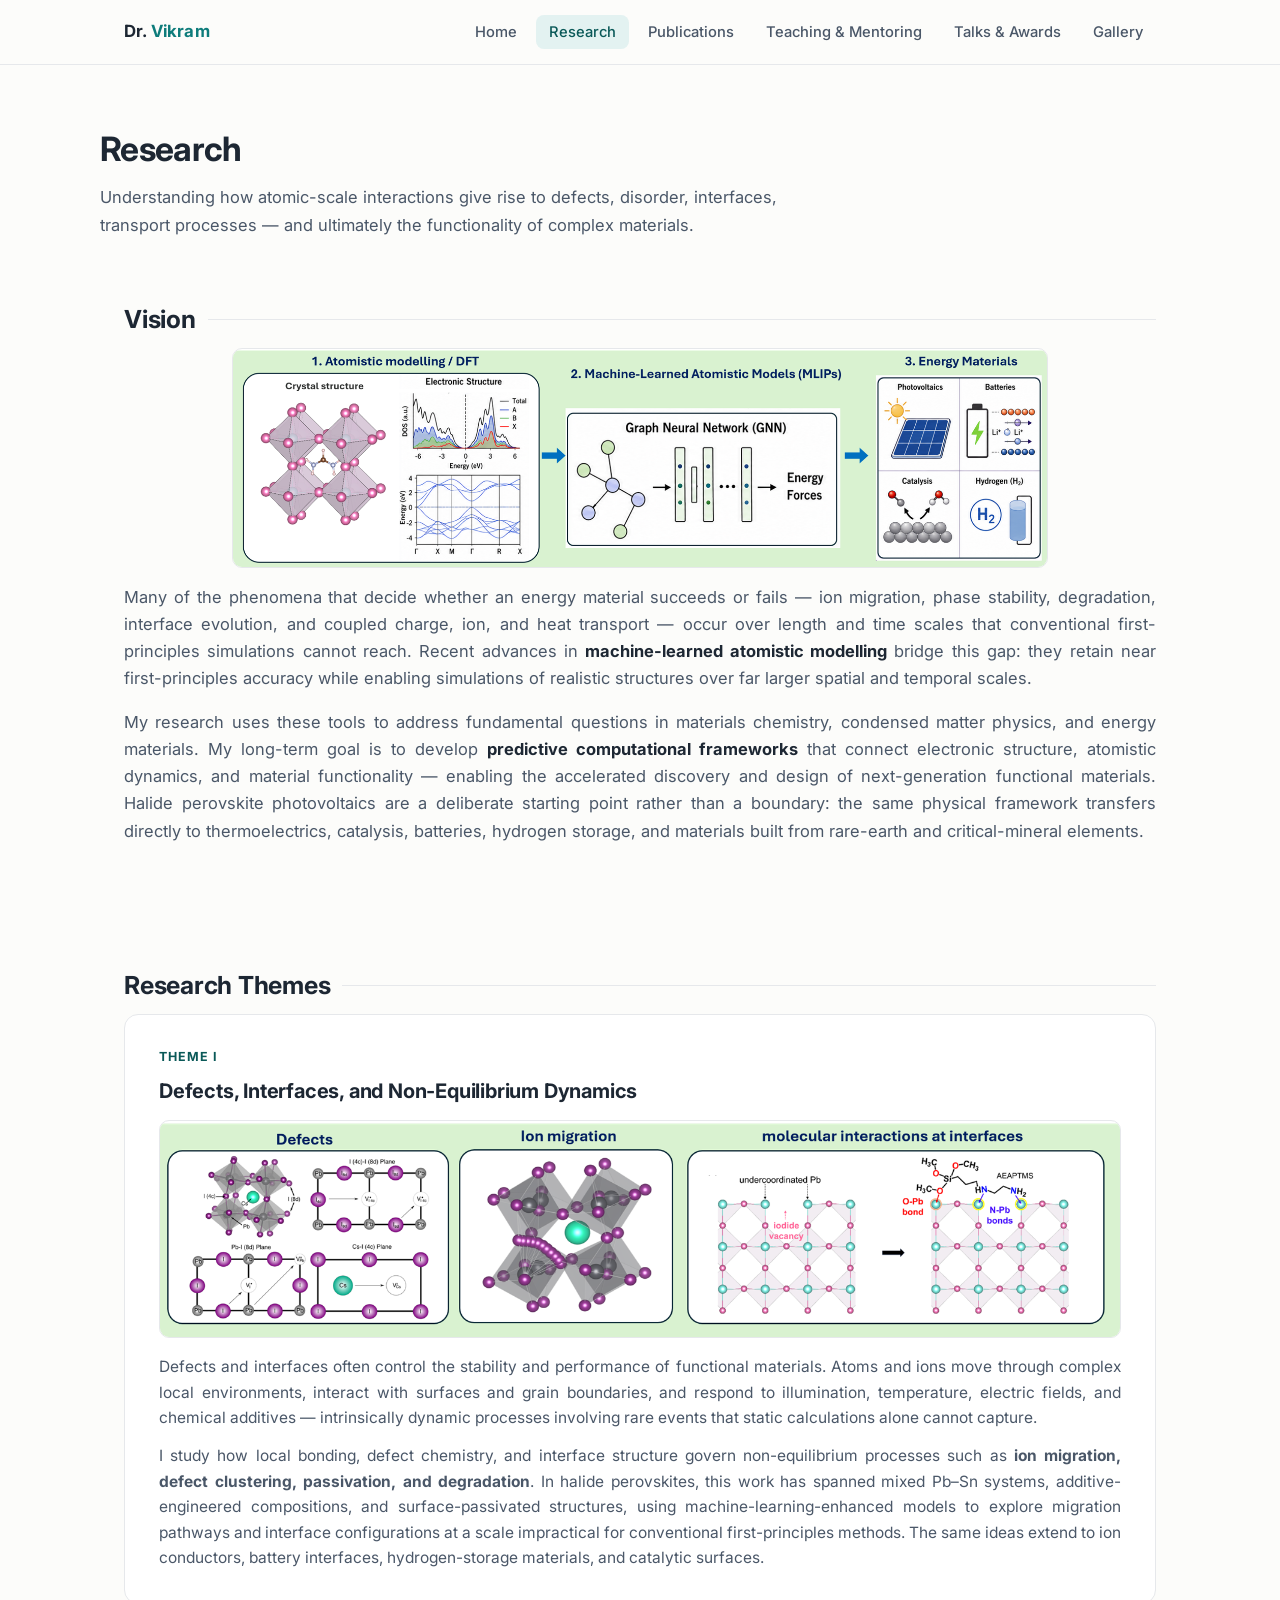
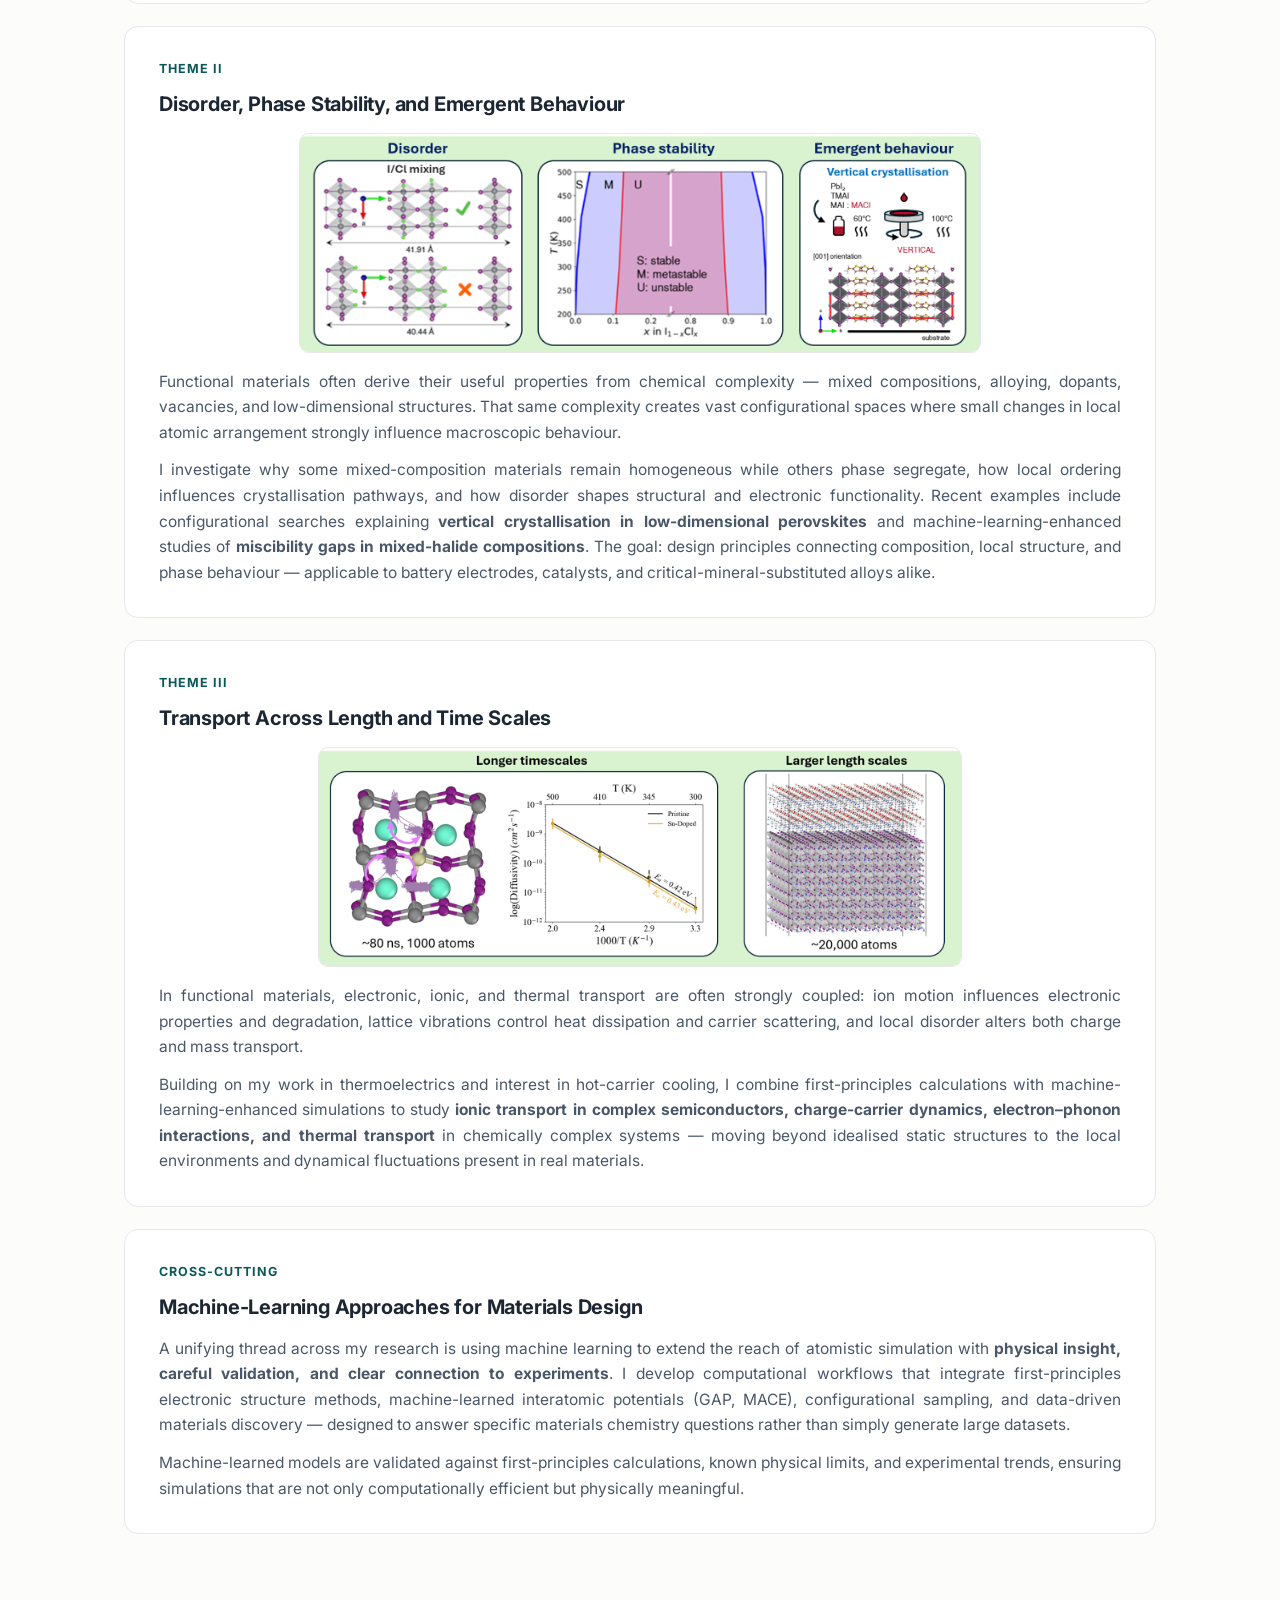
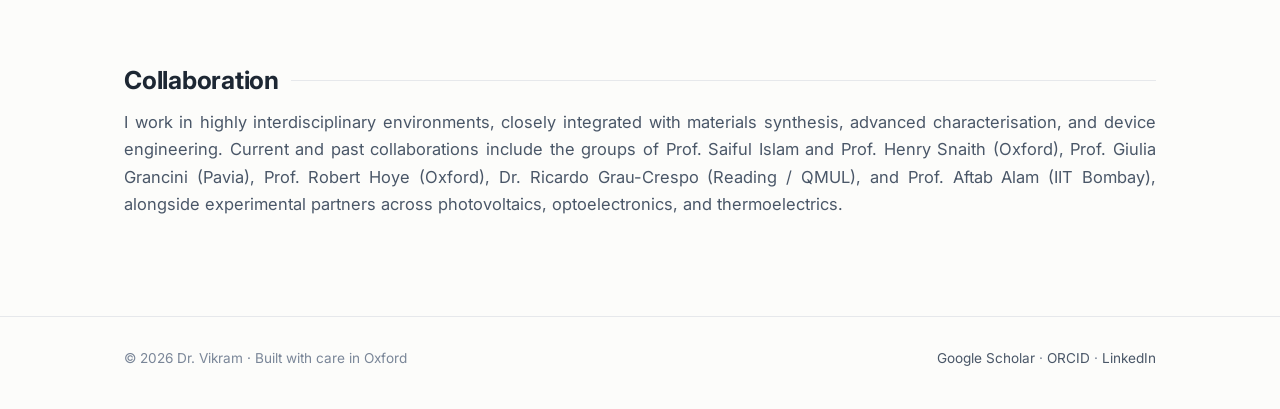
<file: research.html>
﻿<!DOCTYPE html>
<html lang="en">
<head>
  <meta charset="UTF-8">
  <meta name="viewport" content="width=device-width, initial-scale=1.0">
  <title>Research — Dr. Vikram</title>
  <meta name="description" content="Research vision of Dr. Vikram: defects, disorder, and transport in energy materials via first-principles and machine-learning-enhanced atomistic simulations.">
  <link rel="preconnect" href="https://fonts.googleapis.com">
  <link rel="preconnect" href="https://fonts.gstatic.com" crossorigin>
  <link href="https://fonts.googleapis.com/css2?family=Inter:wght@400;500;600;700;800&display=swap" rel="stylesheet">
  <link rel="stylesheet" href="css/style.css">
</head>
<body class="page-research">

<nav class="nav">
  <div class="nav-inner">
    <a class="nav-brand" href="index.html">Dr. <span>Vikram</span></a>
    <button class="nav-toggle" aria-label="Toggle menu">
      <svg viewBox="0 0 24 24" fill="none" stroke="currentColor" stroke-width="2" stroke-linecap="round"><line x1="4" y1="7" x2="20" y2="7"/><line x1="4" y1="12" x2="20" y2="12"/><line x1="4" y1="17" x2="20" y2="17"/></svg>
    </button>
    <ul class="nav-links">
      <li><a href="index.html">Home</a></li>
      <li><a href="research.html" class="active">Research</a></li>
      <li><a href="publications.html">Publications</a></li>
      <li><a href="teaching.html">Teaching &amp; Mentoring</a></li>
      <li><a href="talks.html">Talks &amp; Awards</a></li>
      <li><a href="gallery.html">Gallery</a></li>
    </ul>
  </div>
</nav>

<header class="page-head container">
  <h1>Research</h1>
  <p>
    Understanding how atomic-scale interactions give rise to defects, disorder, interfaces,
    transport processes — and ultimately the functionality of complex materials.
  </p>
</header>

<main class="container">

  <section class="reveal">
    <h2 class="section-title">Vision</h2>
    <img class="theme-fig" src="assets/research_vision.png" alt="Workflow: atomistic modelling and DFT feed machine-learned atomistic models (graph neural networks), which enable studies of energy materials — photovoltaics, batteries, catalysis, and hydrogen.">
    <div class="prose">
      <p>
        Many of the phenomena that decide whether an energy material succeeds or fails — ion migration,
        phase stability, degradation, interface evolution, and coupled charge, ion, and heat transport —
        occur over length and time scales that conventional first-principles simulations cannot reach.
        Recent advances in <strong>machine-learned atomistic modelling</strong> bridge this gap: they retain
        near first-principles accuracy while enabling simulations of realistic structures over far larger
        spatial and temporal scales.
      </p>
      <p>
        My research uses these tools to address fundamental questions in materials chemistry, condensed
        matter physics, and energy materials. My long-term goal is to develop <strong>predictive computational
        frameworks</strong> that connect electronic structure, atomistic dynamics, and material functionality —
        enabling the accelerated discovery and design of next-generation functional materials. Halide
        perovskite photovoltaics are a deliberate starting point rather than a boundary: the same physical
        framework transfers directly to thermoelectrics, catalysis, batteries, hydrogen storage, and
        materials built from rare-earth and critical-mineral elements.
      </p>
    </div>
  </section>

  <section class="reveal">
    <h2 class="section-title">Research Themes</h2>

    <div class="theme">
      <div class="theme-kicker">Theme I</div>
      <h3>Defects, Interfaces, and Non-Equilibrium Dynamics</h3>
      <img class="theme-fig" src="assets/theme1_defects.png" alt="Point defects in the perovskite lattice, iodide-ion migration through the octahedral framework, and molecular passivation of an iodide vacancy at the surface via O–Pb and N–Pb bonds.">
      <p>
        Defects and interfaces often control the stability and performance of functional materials. Atoms
        and ions move through complex local environments, interact with surfaces and grain boundaries, and
        respond to illumination, temperature, electric fields, and chemical additives — intrinsically dynamic
        processes involving rare events that static calculations alone cannot capture.
      </p>
      <p>
        I study how local bonding, defect chemistry, and interface structure govern non-equilibrium processes
        such as <strong>ion migration, defect clustering, passivation, and degradation</strong>. In halide perovskites,
        this work has spanned mixed Pb–Sn systems, additive-engineered compositions, and surface-passivated
        structures, using machine-learning-enhanced models to explore migration pathways and interface
        configurations at a scale impractical for conventional first-principles methods. The same ideas extend
        to ion conductors, battery interfaces, hydrogen-storage materials, and catalytic surfaces.
      </p>
    </div>

    <div class="theme">
      <div class="theme-kicker">Theme II</div>
      <h3>Disorder, Phase Stability, and Emergent Behaviour</h3>
      <img class="theme-fig" src="assets/theme2_disorder.png" alt="Iodide/chloride mixing configurations in layered perovskites, a temperature-composition phase-stability diagram showing stable, metastable and unstable regions, and vertical crystallisation with [001] orientation on a substrate.">
      <p>
        Functional materials often derive their useful properties from chemical complexity — mixed
        compositions, alloying, dopants, vacancies, and low-dimensional structures. That same complexity
        creates vast configurational spaces where small changes in local atomic arrangement strongly
        influence macroscopic behaviour.
      </p>
      <p>
        I investigate why some mixed-composition materials remain homogeneous while others phase segregate,
        how local ordering influences crystallisation pathways, and how disorder shapes structural and
        electronic functionality. Recent examples include configurational searches explaining
        <strong>vertical crystallisation in low-dimensional perovskites</strong> and machine-learning-enhanced studies of
        <strong>miscibility gaps in mixed-halide compositions</strong>. The goal: design principles connecting composition,
        local structure, and phase behaviour — applicable to battery electrodes, catalysts, and
        critical-mineral-substituted alloys alike.
      </p>
    </div>

    <div class="theme">
      <div class="theme-kicker">Theme III</div>
      <h3>Transport Across Length and Time Scales</h3>
      <img class="theme-fig" src="assets/theme3_transport.png" alt="Machine-learning-enhanced simulations across scales: ~80 ns molecular dynamics of ion migration in a 1000-atom cell with Arrhenius diffusivity plot, and a ~20,000-atom perovskite interface model.">
      <p>
        In functional materials, electronic, ionic, and thermal transport are often strongly coupled: ion
        motion influences electronic properties and degradation, lattice vibrations control heat dissipation
        and carrier scattering, and local disorder alters both charge and mass transport.
      </p>
      <p>
        Building on my work in thermoelectrics and interest in hot-carrier cooling, I combine first-principles
        calculations with machine-learning-enhanced simulations to study <strong>ionic transport in complex
        semiconductors, charge-carrier dynamics, electron–phonon interactions, and thermal transport</strong> in
        chemically complex systems — moving beyond idealised static structures to the local environments and
        dynamical fluctuations present in real materials.
      </p>
    </div>

    <div class="theme">
      <div class="theme-kicker">Cross-cutting</div>
      <h3>Machine-Learning Approaches for Materials Design</h3>
      <p>
        A unifying thread across my research is using machine learning to extend the reach of atomistic
        simulation with <strong>physical insight, careful validation, and clear connection to experiments</strong>. I develop
        computational workflows that integrate first-principles electronic structure methods, machine-learned
        interatomic potentials (GAP, MACE), configurational sampling, and data-driven materials discovery —
        designed to answer specific materials chemistry questions rather than simply generate large datasets.
      </p>
      <p>
        Machine-learned models are validated against first-principles calculations, known physical limits,
        and experimental trends, ensuring simulations that are not only computationally efficient but
        physically meaningful.
      </p>
    </div>
  </section>

  <section class="reveal">
    <h2 class="section-title">Collaboration</h2>
    <div class="prose">
      <p>
        I work in highly interdisciplinary environments, closely integrated with materials synthesis, advanced
        characterisation, and device engineering. Current and past collaborations include the groups of
        Prof. Saiful Islam and Prof. Henry Snaith (Oxford), Prof. Giulia Grancini (Pavia),
        Prof. Robert Hoye (Oxford), Dr. Ricardo Grau-Crespo (Reading / QMUL), and Prof. Aftab Alam (IIT Bombay),
        alongside experimental partners across photovoltaics, optoelectronics, and thermoelectrics.
      </p>
    </div>
  </section>

</main>

<footer>
  <div class="footer-inner">
    <div>&copy; 2026 Dr. Vikram · Built with care in Oxford</div>
    <div>
      <a href="https://scholar.google.com/citations?user=Y_mPQDgAAAAJ&amp;hl=en" target="_blank" rel="noopener">Google Scholar</a> ·
      <a href="https://orcid.org/0000-0002-5734-6905" target="_blank" rel="noopener">ORCID</a> ·
      <a href="https://www.linkedin.com/in/dr-vikram-b2b9211b3/" target="_blank" rel="noopener">LinkedIn</a>
    </div>
  </div>
</footer>

<script src="js/main.js"></script>
</body>
</html>
</file>
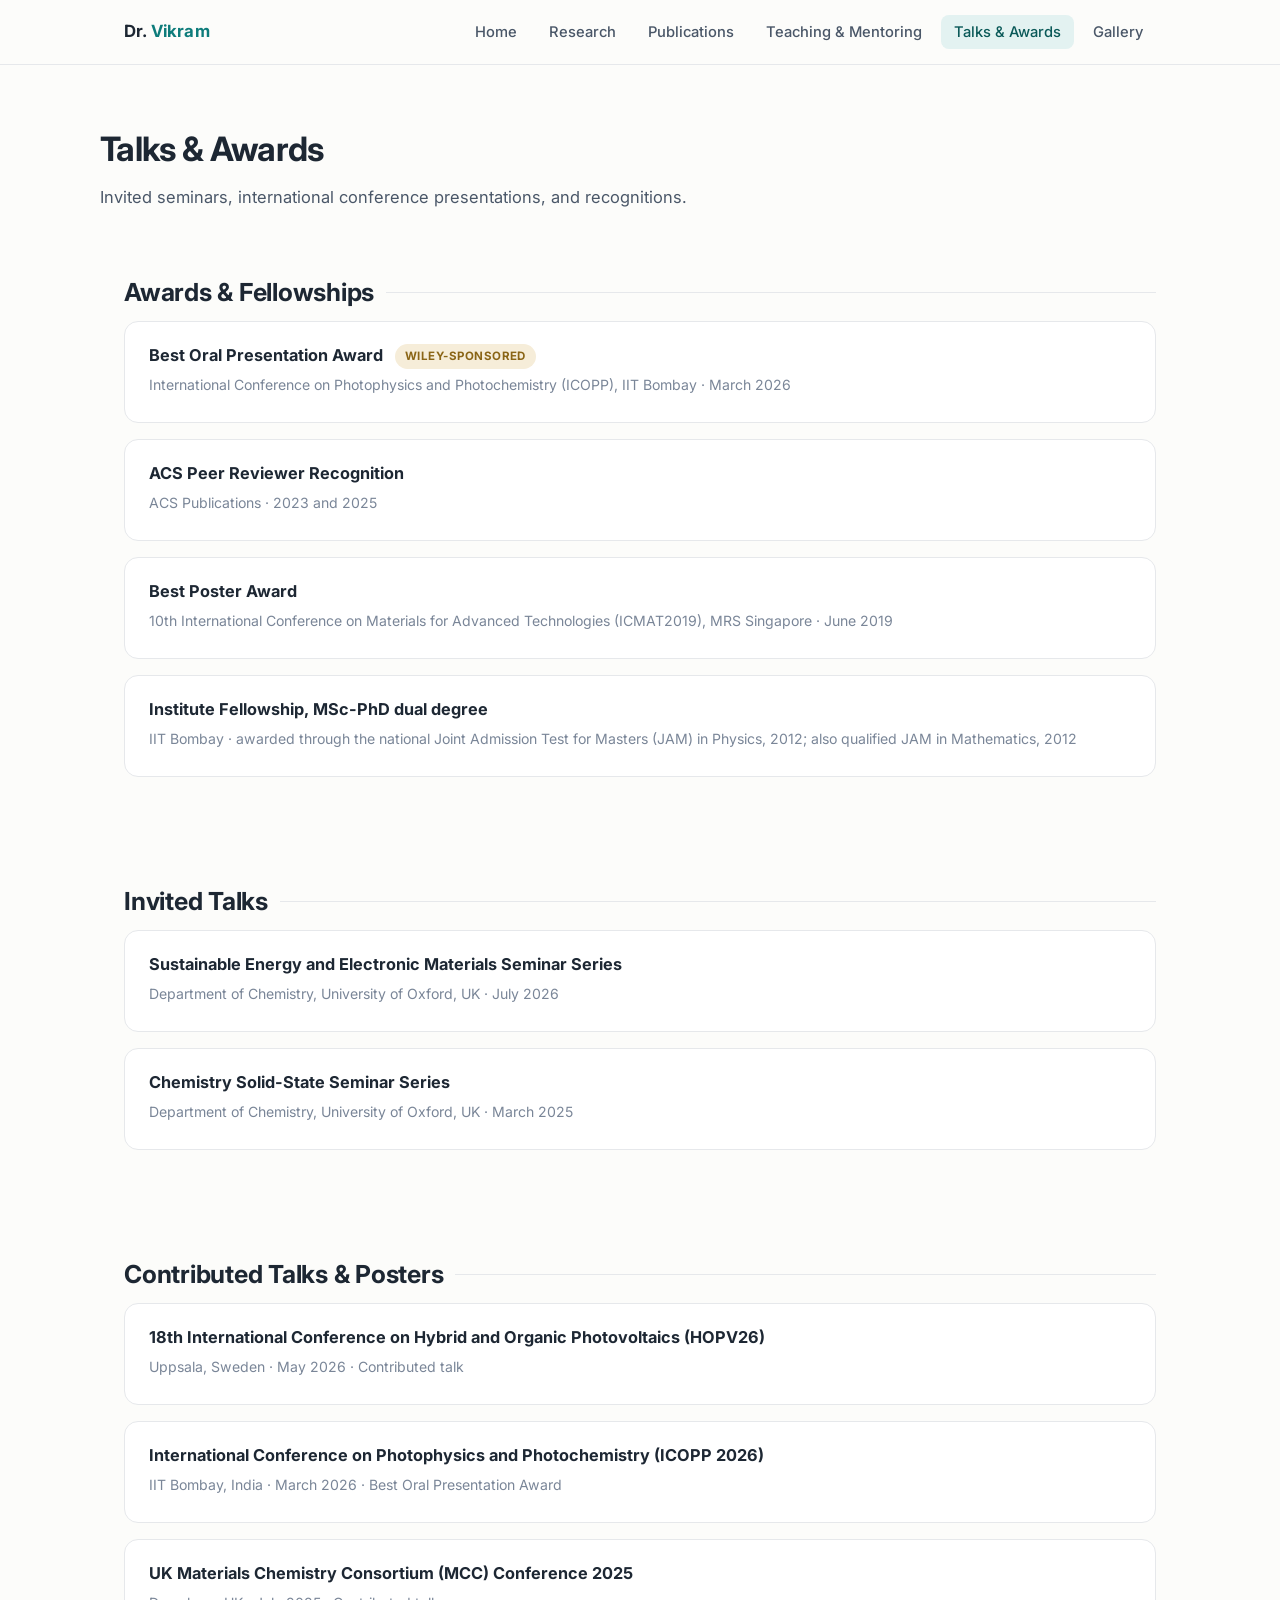
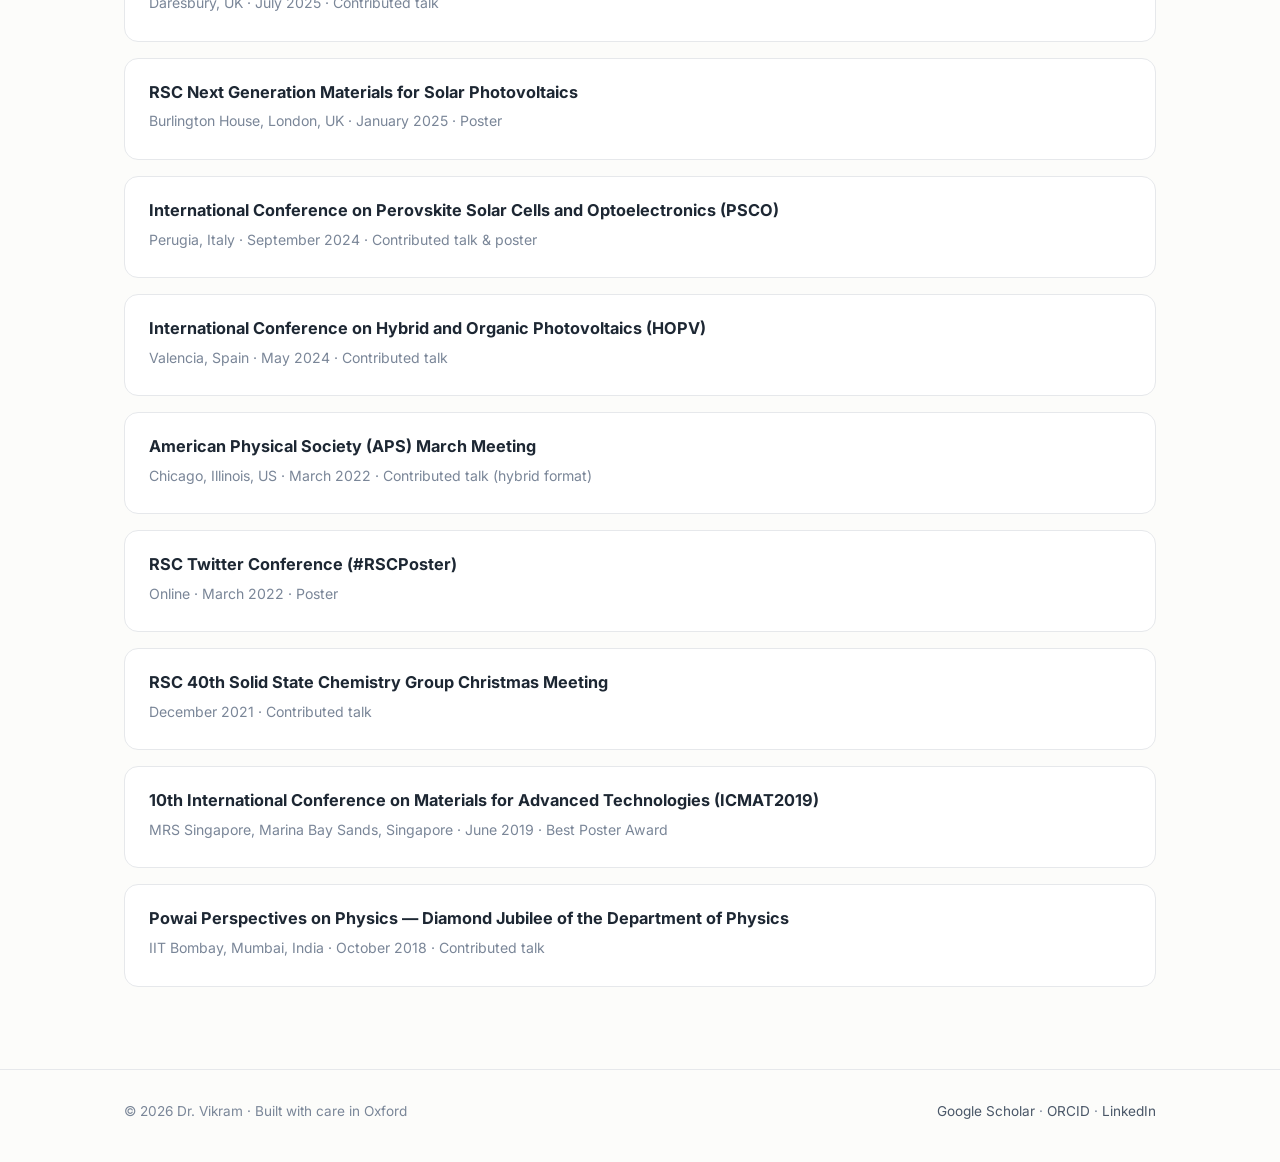
<file: talks.html>
﻿<!DOCTYPE html>
<html lang="en">
<head>
  <meta charset="UTF-8">
  <meta name="viewport" content="width=device-width, initial-scale=1.0">
  <title>Talks &amp; Awards — Dr. Vikram</title>
  <meta name="description" content="Invited talks, conference presentations, and awards of Dr. Vikram.">
  <link rel="preconnect" href="https://fonts.googleapis.com">
  <link rel="preconnect" href="https://fonts.gstatic.com" crossorigin>
  <link href="https://fonts.googleapis.com/css2?family=Inter:wght@400;500;600;700;800&display=swap" rel="stylesheet">
  <link rel="stylesheet" href="css/style.css">
</head>
<body>

<nav class="nav">
  <div class="nav-inner">
    <a class="nav-brand" href="index.html">Dr. <span>Vikram</span></a>
    <button class="nav-toggle" aria-label="Toggle menu">
      <svg viewBox="0 0 24 24" fill="none" stroke="currentColor" stroke-width="2" stroke-linecap="round"><line x1="4" y1="7" x2="20" y2="7"/><line x1="4" y1="12" x2="20" y2="12"/><line x1="4" y1="17" x2="20" y2="17"/></svg>
    </button>
    <ul class="nav-links">
      <li><a href="index.html">Home</a></li>
      <li><a href="research.html">Research</a></li>
      <li><a href="publications.html">Publications</a></li>
      <li><a href="teaching.html">Teaching &amp; Mentoring</a></li>
      <li><a href="talks.html" class="active">Talks &amp; Awards</a></li>
      <li><a href="gallery.html">Gallery</a></li>
    </ul>
  </div>
</nav>

<header class="page-head container">
  <h1>Talks &amp; Awards</h1>
  <p>Invited seminars, international conference presentations, and recognitions.</p>
</header>

<main class="container">

  <section class="reveal">
    <h2 class="section-title">Awards &amp; Fellowships</h2>
    <ul class="entry-list">
      <li class="entry">
        <h3>Best Oral Presentation Award <span class="badge gold">Wiley-sponsored</span></h3>
        <div class="meta">International Conference on Photophysics and Photochemistry (ICOPP), IIT Bombay · March 2026</div>
      </li>
      <li class="entry">
        <h3>ACS Peer Reviewer Recognition</h3>
        <div class="meta">ACS Publications · 2023 and 2025</div>
      </li>
      <li class="entry">
        <h3>Best Poster Award</h3>
        <div class="meta">10th International Conference on Materials for Advanced Technologies (ICMAT2019), MRS Singapore · June 2019</div>
      </li>
      <li class="entry">
        <h3>Institute Fellowship, MSc-PhD dual degree</h3>
        <div class="meta">IIT Bombay · awarded through the national Joint Admission Test for Masters (JAM) in Physics, 2012; also qualified JAM in Mathematics, 2012</div>
      </li>
    </ul>
  </section>

  <section class="reveal">
    <h2 class="section-title">Invited Talks</h2>
    <ul class="entry-list">
      <li class="entry">
        <h3>Sustainable Energy and Electronic Materials Seminar Series</h3>
        <div class="meta">Department of Chemistry, University of Oxford, UK · July 2026</div>
      </li>
      <li class="entry">
        <h3>Chemistry Solid-State Seminar Series</h3>
        <div class="meta">Department of Chemistry, University of Oxford, UK · March 2025</div>
      </li>
    </ul>
  </section>

  <section class="reveal">
    <h2 class="section-title">Contributed Talks &amp; Posters</h2>
    <ul class="entry-list">
      <li class="entry">
        <h3>18th International Conference on Hybrid and Organic Photovoltaics (HOPV26)</h3>
        <div class="meta">Uppsala, Sweden · May 2026 · Contributed talk</div>
      </li>
      <li class="entry">
        <h3>International Conference on Photophysics and Photochemistry (ICOPP 2026)</h3>
        <div class="meta">IIT Bombay, India · March 2026 · Best Oral Presentation Award</div>
      </li>
      <li class="entry">
        <h3>UK Materials Chemistry Consortium (MCC) Conference 2025</h3>
        <div class="meta">Daresbury, UK · July 2025 · Contributed talk</div>
      </li>
      <li class="entry">
        <h3>RSC Next Generation Materials for Solar Photovoltaics</h3>
        <div class="meta">Burlington House, London, UK · January 2025 · Poster</div>
      </li>
      <li class="entry">
        <h3>International Conference on Perovskite Solar Cells and Optoelectronics (PSCO)</h3>
        <div class="meta">Perugia, Italy · September 2024 · Contributed talk &amp; poster</div>
      </li>
      <li class="entry">
        <h3>International Conference on Hybrid and Organic Photovoltaics (HOPV)</h3>
        <div class="meta">Valencia, Spain · May 2024 · Contributed talk</div>
      </li>
      <li class="entry">
        <h3>American Physical Society (APS) March Meeting</h3>
        <div class="meta">Chicago, Illinois, US · March 2022 · Contributed talk (hybrid format)</div>
      </li>
      <li class="entry">
        <h3>RSC Twitter Conference (#RSCPoster)</h3>
        <div class="meta">Online · March 2022 · Poster</div>
      </li>
      <li class="entry">
        <h3>RSC 40th Solid State Chemistry Group Christmas Meeting</h3>
        <div class="meta">December 2021 · Contributed talk</div>
      </li>
      <li class="entry">
        <h3>10th International Conference on Materials for Advanced Technologies (ICMAT2019)</h3>
        <div class="meta">MRS Singapore, Marina Bay Sands, Singapore · June 2019 · Best Poster Award</div>
      </li>
      <li class="entry">
        <h3>Powai Perspectives on Physics — Diamond Jubilee of the Department of Physics</h3>
        <div class="meta">IIT Bombay, Mumbai, India · October 2018 · Contributed talk</div>
      </li>
    </ul>
  </section>

</main>

<footer>
  <div class="footer-inner">
    <div>&copy; 2026 Dr. Vikram · Built with care in Oxford</div>
    <div>
      <a href="https://scholar.google.com/citations?user=Y_mPQDgAAAAJ&amp;hl=en" target="_blank" rel="noopener">Google Scholar</a> ·
      <a href="https://orcid.org/0000-0002-5734-6905" target="_blank" rel="noopener">ORCID</a> ·
      <a href="https://www.linkedin.com/in/dr-vikram-b2b9211b3/" target="_blank" rel="noopener">LinkedIn</a>
    </div>
  </div>
</footer>

<script src="js/main.js"></script>
</body>
</html>
</file>
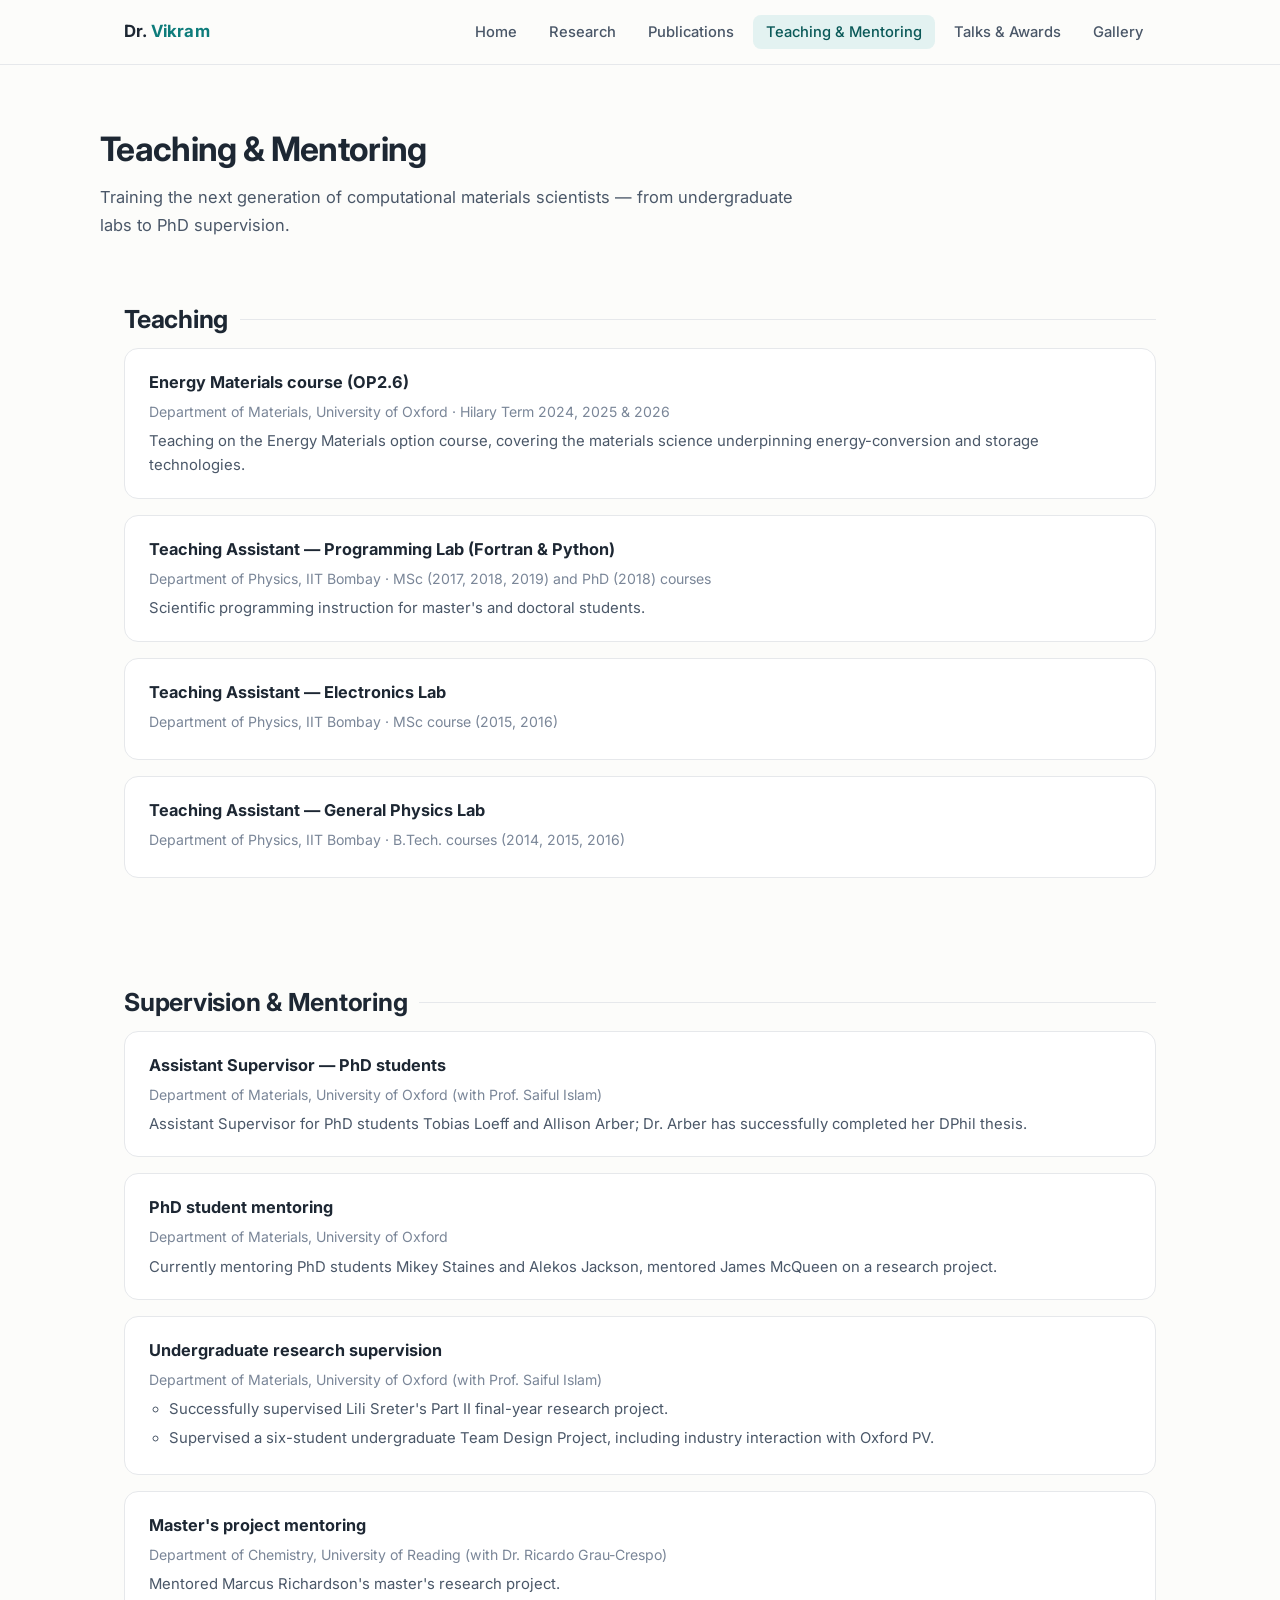
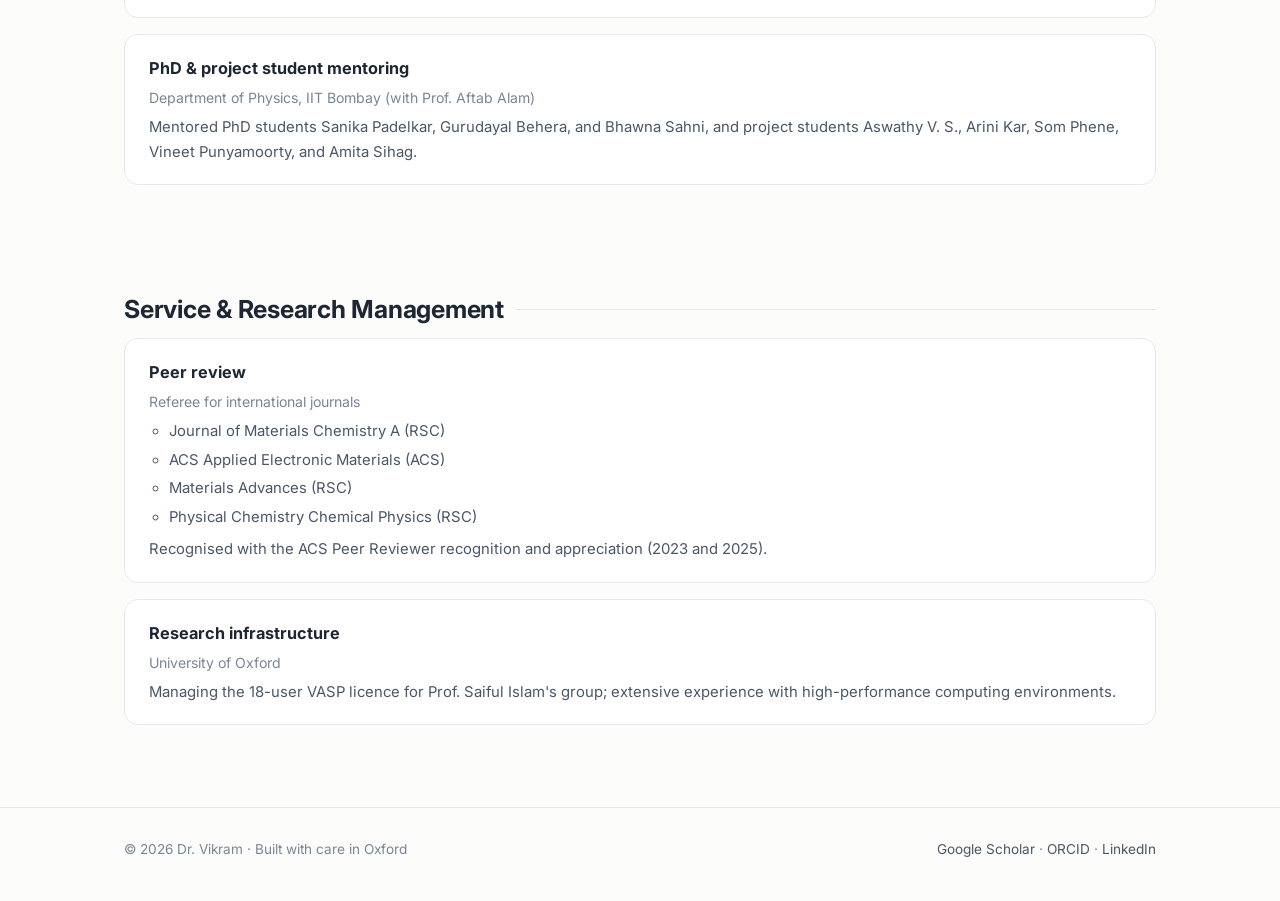
<file: teaching.html>
﻿<!DOCTYPE html>
<html lang="en">
<head>
  <meta charset="UTF-8">
  <meta name="viewport" content="width=device-width, initial-scale=1.0">
  <title>Teaching &amp; Mentoring — Dr. Vikram</title>
  <meta name="description" content="Teaching and mentoring record of Dr. Vikram — University of Oxford, University of Reading, and IIT Bombay.">
  <link rel="preconnect" href="https://fonts.googleapis.com">
  <link rel="preconnect" href="https://fonts.gstatic.com" crossorigin>
  <link href="https://fonts.googleapis.com/css2?family=Inter:wght@400;500;600;700;800&display=swap" rel="stylesheet">
  <link rel="stylesheet" href="css/style.css">
</head>
<body>

<nav class="nav">
  <div class="nav-inner">
    <a class="nav-brand" href="index.html">Dr. <span>Vikram</span></a>
    <button class="nav-toggle" aria-label="Toggle menu">
      <svg viewBox="0 0 24 24" fill="none" stroke="currentColor" stroke-width="2" stroke-linecap="round"><line x1="4" y1="7" x2="20" y2="7"/><line x1="4" y1="12" x2="20" y2="12"/><line x1="4" y1="17" x2="20" y2="17"/></svg>
    </button>
    <ul class="nav-links">
      <li><a href="index.html">Home</a></li>
      <li><a href="research.html">Research</a></li>
      <li><a href="publications.html">Publications</a></li>
      <li><a href="teaching.html" class="active">Teaching &amp; Mentoring</a></li>
      <li><a href="talks.html">Talks &amp; Awards</a></li>
      <li><a href="gallery.html">Gallery</a></li>
    </ul>
  </div>
</nav>

<header class="page-head container">
  <h1>Teaching &amp; Mentoring</h1>
  <p>Training the next generation of computational materials scientists — from undergraduate labs to PhD supervision.</p>
</header>

<main class="container">

  <section class="reveal">
    <h2 class="section-title">Teaching</h2>
    <ul class="entry-list">
      <li class="entry">
        <h3>Energy Materials course (OP2.6)</h3>
        <div class="meta">Department of Materials, University of Oxford · Hilary Term 2024, 2025 &amp; 2026</div>
        <p>Teaching on the Energy Materials option course, covering the materials science underpinning energy-conversion and storage technologies.</p>
      </li>
      <li class="entry">
        <h3>Teaching Assistant — Programming Lab (Fortran &amp; Python)</h3>
        <div class="meta">Department of Physics, IIT Bombay · MSc (2017, 2018, 2019) and PhD (2018) courses</div>
        <p>Scientific programming instruction for master's and doctoral students.</p>
      </li>
      <li class="entry">
        <h3>Teaching Assistant — Electronics Lab</h3>
        <div class="meta">Department of Physics, IIT Bombay · MSc course (2015, 2016)</div>
      </li>
      <li class="entry">
        <h3>Teaching Assistant — General Physics Lab</h3>
        <div class="meta">Department of Physics, IIT Bombay · B.Tech. courses (2014, 2015, 2016)</div>
      </li>
    </ul>
  </section>

  <section class="reveal">
    <h2 class="section-title">Supervision &amp; Mentoring</h2>
    <ul class="entry-list">
      <li class="entry">
        <h3>Assistant Supervisor — PhD students</h3>
        <div class="meta">Department of Materials, University of Oxford (with Prof. Saiful Islam)</div>
        <p>Assistant Supervisor for PhD students Tobias Loeff and Allison Arber; Dr. Arber has successfully completed her DPhil thesis.</p>
      </li>
      <li class="entry">
        <h3>PhD student mentoring</h3>
        <div class="meta">Department of Materials, University of Oxford</div>
        <p>Currently mentoring PhD students Mikey Staines and Alekos Jackson, mentored James McQueen on a research project.</p>
      </li>
      <li class="entry">
        <h3>Undergraduate research supervision</h3>
        <div class="meta">Department of Materials, University of Oxford (with Prof. Saiful Islam)</div>
        <ul>
          <li>Successfully supervised Lili Sreter's Part II final-year research project.</li>
          <li>Supervised a six-student undergraduate Team Design Project, including industry interaction with Oxford PV.</li>
        </ul>
      </li>
      <li class="entry">
        <h3>Master's project mentoring</h3>
        <div class="meta">Department of Chemistry, University of Reading (with Dr. Ricardo Grau-Crespo)</div>
        <p>Mentored Marcus Richardson's master's research project.</p>
      </li>
      <li class="entry">
        <h3>PhD &amp; project student mentoring</h3>
        <div class="meta">Department of Physics, IIT Bombay (with Prof. Aftab Alam)</div>
        <p>Mentored PhD students Sanika Padelkar, Gurudayal Behera, and Bhawna Sahni, and project students Aswathy V. S., Arini Kar, Som Phene, Vineet Punyamoorty, and Amita Sihag.</p>
      </li>
    </ul>
  </section>

  <section class="reveal">
    <h2 class="section-title">Service &amp; Research Management</h2>
    <ul class="entry-list">
      <li class="entry">
        <h3>Peer review</h3>
        <div class="meta">Referee for international journals</div>
        <ul>
          <li>Journal of Materials Chemistry A (RSC)</li>
          <li>ACS Applied Electronic Materials (ACS)</li>
          <li>Materials Advances (RSC)</li>
          <li>Physical Chemistry Chemical Physics (RSC)</li>
        </ul>
        <p style="margin-top:8px;">Recognised with the ACS Peer Reviewer recognition and appreciation (2023 and 2025).</p>
      </li>
      <li class="entry">
        <h3>Research infrastructure</h3>
        <div class="meta">University of Oxford</div>
        <p>Managing the 18-user VASP licence for Prof. Saiful Islam's group; extensive experience with high-performance computing environments.</p>
      </li>
    </ul>
  </section>

</main>

<footer>
  <div class="footer-inner">
    <div>&copy; 2026 Dr. Vikram · Built with care in Oxford</div>
    <div>
      <a href="https://scholar.google.com/citations?user=Y_mPQDgAAAAJ&amp;hl=en" target="_blank" rel="noopener">Google Scholar</a> ·
      <a href="https://orcid.org/0000-0002-5734-6905" target="_blank" rel="noopener">ORCID</a> ·
      <a href="https://www.linkedin.com/in/dr-vikram-b2b9211b3/" target="_blank" rel="noopener">LinkedIn</a>
    </div>
  </div>
</footer>

<script src="js/main.js"></script>
</body>
</html>
</file>
<file: css/style.css>
/* ===== Vikram — personal academic website ===== */
:root {
  --bg: #fcfcfa;
  --surface: #ffffff;
  --ink: #1d2733;
  --ink-soft: #4a5768;
  --ink-faint: #7a8698;
  --accent: #0e7c7b;
  --accent-dark: #0a5958;
  --accent-soft: #e3f2f1;
  --gold: #b98a2e;
  --border: #e6e8eb;
  --shadow: 0 1px 3px rgba(29, 39, 51, 0.06), 0 8px 24px rgba(29, 39, 51, 0.07);
  --radius: 14px;
  --maxw: 1080px;
}

* { margin: 0; padding: 0; box-sizing: border-box; }

html { scroll-behavior: smooth; }

body {
  font-family: "Inter", -apple-system, BlinkMacSystemFont, "Segoe UI", Roboto, Helvetica, Arial, sans-serif;
  background: var(--bg);
  color: var(--ink);
  line-height: 1.65;
  font-size: 16.5px;
  -webkit-font-smoothing: antialiased;
}

img { max-width: 100%; display: block; }

a { color: var(--accent); text-decoration: none; }
a:hover { color: var(--accent-dark); }

.container { max-width: var(--maxw); margin: 0 auto; padding: 0 24px; }

/* ===== Nav ===== */
.nav {
  position: sticky; top: 0; z-index: 50;
  background: rgba(252, 252, 250, 0.92);
  backdrop-filter: blur(10px);
  border-bottom: 1px solid var(--border);
}
.nav-inner {
  max-width: var(--maxw); margin: 0 auto; padding: 0 24px;
  display: flex; align-items: center; justify-content: space-between;
  height: 64px;
}
.nav-brand { font-weight: 700; font-size: 1.05rem; color: var(--ink); letter-spacing: 0.01em; }
.nav-brand span { color: var(--accent); }
.nav-links { display: flex; gap: 6px; list-style: none; align-items: center; }
.nav-links a {
  color: var(--ink-soft); font-size: 0.92rem; font-weight: 500;
  padding: 8px 13px; border-radius: 8px; transition: all 0.15s ease;
}
.nav-links a:hover { color: var(--accent-dark); background: var(--accent-soft); }
.nav-links a.active { color: var(--accent-dark); background: var(--accent-soft); }
.nav-links a.cv-btn {
  color: #fff; background: var(--accent);
  font-weight: 600;
}
.nav-links a.cv-btn:hover { background: var(--accent-dark); }
.nav-toggle {
  display: none; background: none; border: none; cursor: pointer;
  padding: 8px; color: var(--ink);
}
.nav-toggle svg { width: 26px; height: 26px; }

@media (max-width: 820px) {
  .nav-toggle { display: block; }
  .nav-links {
    display: none; position: absolute; top: 64px; left: 0; right: 0;
    flex-direction: column; align-items: stretch; gap: 2px;
    background: var(--surface); border-bottom: 1px solid var(--border);
    padding: 12px 20px 16px; box-shadow: var(--shadow);
  }
  .nav-links.open { display: flex; }
  .nav-links a { padding: 12px 14px; }
}

/* ===== Hero ===== */
.hero { padding: 72px 0 56px; position: relative; overflow: hidden; }
.hero-bg {
  position: absolute; inset: 0; width: 100%; height: 100%;
  pointer-events: none; z-index: 0;
}
.hero .hero-grid { position: relative; z-index: 1; }
.hero-grid {
  display: grid; grid-template-columns: 1fr 300px; gap: 56px; align-items: center;
}
.hero h1 { font-size: 2.6rem; line-height: 1.15; letter-spacing: -0.02em; margin-bottom: 10px; }
.hero .subtitle { font-size: 1.18rem; color: var(--accent-dark); font-weight: 600; margin-bottom: 6px; }
.hero .affiliation { color: var(--ink-soft); font-size: 1rem; margin-bottom: 22px; }
.hero p.lead { color: var(--ink-soft); font-size: 1.05rem; max-width: 620px; margin-bottom: 28px; text-align: justify; }
.hero-photo {
  width: 100%; aspect-ratio: 1 / 1.08; object-fit: cover; object-position: top;
  border-radius: 20px; box-shadow: var(--shadow);
}
.hero-actions { display: flex; gap: 12px; flex-wrap: wrap; }
.btn {
  display: inline-flex; align-items: center; gap: 8px;
  padding: 11px 20px; border-radius: 10px; font-weight: 600; font-size: 0.95rem;
  transition: all 0.15s ease;
}
.btn-primary { background: var(--accent); color: #fff; }
.btn-primary:hover { background: var(--accent-dark); color: #fff; transform: translateY(-1px); }
.btn-ghost { border: 1.5px solid var(--border); color: var(--ink-soft); background: var(--surface); }
.btn-ghost:hover { border-color: var(--accent); color: var(--accent-dark); }

.icon-row { display: flex; gap: 14px; margin-top: 26px; }
.icon-row a {
  display: inline-flex; align-items: center; justify-content: center;
  width: 40px; height: 40px; border-radius: 10px;
  border: 1.5px solid var(--border); color: var(--ink-soft); background: var(--surface);
  transition: all 0.15s ease;
}
.icon-row a:hover { border-color: var(--accent); color: var(--accent-dark); transform: translateY(-2px); }
.icon-row svg { width: 19px; height: 19px; }

@media (max-width: 820px) {
  .hero { padding: 44px 0 40px; }
  .hero-grid { grid-template-columns: 1fr; gap: 32px; }
  .hero-photo { max-width: 260px; margin: 0 auto; order: -1; }
  .hero h1 { font-size: 2.1rem; }
}

/* ===== Sections ===== */
section { padding: 52px 0; }
.section-title {
  font-size: 1.55rem; letter-spacing: -0.01em; margin-bottom: 8px;
  display: flex; align-items: center; gap: 12px;
}
.section-title::after {
  content: ""; flex: 1; height: 1px; background: var(--border);
}
.section-sub { color: var(--ink-faint); font-size: 0.95rem; margin-bottom: 28px; }

/* ===== Interest cards ===== */
.card-grid { display: grid; grid-template-columns: repeat(3, 1fr); gap: 18px; }
@media (max-width: 900px) { .card-grid { grid-template-columns: repeat(2, 1fr); } }
@media (max-width: 580px) { .card-grid { grid-template-columns: 1fr; } }
.card {
  background: var(--surface); border: 1px solid var(--border); border-radius: var(--radius);
  padding: 24px; transition: all 0.2s ease;
}
.card:hover { box-shadow: var(--shadow); transform: translateY(-3px); border-color: #d6e6e5; }
.card .card-icon {
  width: 42px; height: 42px; border-radius: 10px; background: var(--accent-soft);
  display: flex; align-items: center; justify-content: center; margin-bottom: 14px;
  color: var(--accent-dark);
}
.card .card-icon svg { width: 22px; height: 22px; }
.card h3 { font-size: 1.02rem; margin-bottom: 6px; }
.card p { color: var(--ink-soft); font-size: 0.9rem; line-height: 1.55; }

/* ===== Stats ===== */
.stats {
  display: grid; grid-template-columns: repeat(4, 1fr); gap: 18px;
  margin-top: 34px;
}
@media (max-width: 700px) { .stats { grid-template-columns: repeat(2, 1fr); } }
.stat {
  background: var(--surface); border: 1px solid var(--border); border-radius: var(--radius);
  padding: 20px 22px; text-align: center;
}
.stat .num { font-size: 1.9rem; font-weight: 700; color: var(--accent-dark); letter-spacing: -0.02em; }
.stat .label { color: var(--ink-faint); font-size: 0.85rem; margin-top: 2px; }

/* ===== Publications ===== */
.pub-list { list-style: none; display: flex; flex-direction: column; gap: 14px; }
.pub {
  background: var(--surface); border: 1px solid var(--border); border-radius: var(--radius);
  padding: 20px 24px; transition: all 0.18s ease;
}
.pub:hover { box-shadow: var(--shadow); border-color: #d6e6e5; }
.pub .pub-title { font-weight: 600; font-size: 1rem; line-height: 1.45; margin-bottom: 5px; }
.pub .pub-authors { color: var(--ink-soft); font-size: 0.88rem; margin-bottom: 7px; }
.pub .pub-authors .me { font-weight: 700; color: var(--ink); }
.pub .pub-venue { font-size: 0.88rem; color: var(--ink-faint); }
.pub .pub-venue .journal { color: var(--accent-dark); font-weight: 600; font-style: italic; }
.badge {
  display: inline-block; font-size: 0.72rem; font-weight: 700; letter-spacing: 0.04em;
  padding: 3px 10px; border-radius: 999px; margin-left: 8px; vertical-align: 1px;
  background: var(--accent-soft); color: var(--accent-dark); text-transform: uppercase;
}
.badge.gold { background: #f6edd9; color: #8a6516; }
.badge.grey { background: #eef0f3; color: #5b687a; }
.pub-year-heading {
  font-size: 1.05rem; font-weight: 700; color: var(--ink-faint);
  margin: 30px 0 14px; letter-spacing: 0.02em;
}
.pub-year-heading:first-of-type { margin-top: 0; }

/* ===== News / timeline ===== */
.news-list { list-style: none; display: flex; flex-direction: column; gap: 0; }
.news-item {
  display: grid; grid-template-columns: 120px 1fr; gap: 20px;
  padding: 14px 0; border-bottom: 1px dashed var(--border);
}
.news-item:last-child { border-bottom: none; }
.news-date { color: var(--ink-faint); font-size: 0.85rem; font-weight: 600; padding-top: 2px; white-space: nowrap; }
.news-text { color: var(--ink-soft); font-size: 0.95rem; }
.news-text strong { color: var(--ink); }
@media (max-width: 580px) {
  .news-item { grid-template-columns: 1fr; gap: 2px; }
}

/* ===== Research themes ===== */
.theme {
  background: var(--surface); border: 1px solid var(--border); border-radius: var(--radius);
  padding: 32px 34px; margin-bottom: 22px;
}
.theme .theme-kicker {
  font-size: 0.78rem; font-weight: 700; letter-spacing: 0.08em; text-transform: uppercase;
  color: var(--accent-dark); margin-bottom: 8px;
}
.theme h3 { font-size: 1.25rem; margin-bottom: 12px; letter-spacing: -0.01em; }
.theme p { color: var(--ink-soft); font-size: 0.97rem; margin-bottom: 12px; }
.theme p:last-child { margin-bottom: 0; }
.theme ul { color: var(--ink-soft); font-size: 0.95rem; padding-left: 22px; margin-bottom: 10px; }
.theme li { margin-bottom: 6px; }

.theme-fig {
  display: block; max-width: 100%; max-height: 220px; width: auto;
  margin: 6px auto 16px; border-radius: 10px; border: 1px solid var(--border);
  background: #fff;
}

/* Research page: justified text, prose width matched to figures */
.page-research .prose p,
.page-research .theme p { text-align: justify; }
.page-research .prose p { max-width: none; }

/* Homepage: justified About text spanning the full width */
#about .prose p { text-align: justify; max-width: none; }
.fig-caption { color: var(--ink-faint); font-size: 0.82rem; margin-top: -8px; margin-bottom: 14px; text-align: center; }

.prose p { color: var(--ink-soft); margin-bottom: 16px; max-width: 800px; }
.prose strong { color: var(--ink); }

/* ===== Simple lists (teaching, talks) ===== */
.entry-list { list-style: none; display: flex; flex-direction: column; gap: 16px; }
.entry {
  background: var(--surface); border: 1px solid var(--border); border-radius: var(--radius);
  padding: 20px 24px;
}
.entry h3 { font-size: 1.02rem; margin-bottom: 4px; }
.entry .meta { color: var(--ink-faint); font-size: 0.88rem; margin-bottom: 6px; }
.entry p { color: var(--ink-soft); font-size: 0.93rem; }
.entry ul { color: var(--ink-soft); font-size: 0.93rem; padding-left: 20px; margin-top: 6px; }
.entry li { margin-bottom: 4px; }

/* ===== Contact ===== */
.contact-box {
  background: linear-gradient(135deg, #0e7c7b 0%, #0a5958 100%);
  border-radius: 20px; padding: 48px 44px; color: #fff;
}
.contact-box h2 { font-size: 1.7rem; margin-bottom: 10px; letter-spacing: -0.01em; }
.contact-box p { color: rgba(255, 255, 255, 0.85); max-width: 560px; margin-bottom: 24px; }
.contact-box a.email {
  display: inline-flex; align-items: center; gap: 10px;
  background: #fff; color: var(--accent-dark); font-weight: 700;
  padding: 12px 22px; border-radius: 10px; font-size: 0.98rem;
}
.contact-box a.email:hover { transform: translateY(-1px); }
.contact-box .addr { margin-top: 22px; color: rgba(255, 255, 255, 0.75); font-size: 0.9rem; line-height: 1.6; }
.contact-grid { display: grid; grid-template-columns: 1fr 390px; gap: 40px; align-items: center; }
.contact-photo {
  width: 100%; aspect-ratio: 4 / 3; object-fit: cover;
  border-radius: 14px; box-shadow: 0 8px 28px rgba(0, 0, 0, 0.25);
}
@media (max-width: 760px) {
  .contact-grid { grid-template-columns: 1fr; }
  .contact-photo { max-width: 420px; }
}
@media (max-width: 580px) { .contact-box { padding: 34px 26px; } }

/* ===== Footer ===== */
footer {
  border-top: 1px solid var(--border); padding: 30px 0 40px; margin-top: 30px;
  color: var(--ink-faint); font-size: 0.85rem;
}
.footer-inner {
  max-width: var(--maxw); margin: 0 auto; padding: 0 24px;
  display: flex; justify-content: space-between; gap: 16px; flex-wrap: wrap;
}
footer a { color: var(--ink-soft); }

/* ===== Page header (inner pages) ===== */
.page-head { padding: 56px 0 8px; }
.page-head h1 { font-size: 2.1rem; letter-spacing: -0.02em; margin-bottom: 8px; }
.page-head p { color: var(--ink-soft); max-width: 720px; }

/* ===== Gallery ===== */
.gallery-grid {
  display: grid; grid-template-columns: repeat(3, 1fr); gap: 20px;
}
@media (max-width: 900px) { .gallery-grid { grid-template-columns: repeat(2, 1fr); } }
@media (max-width: 580px) { .gallery-grid { grid-template-columns: 1fr; } }
.gallery-item {
  margin: 0; background: var(--surface); border: 1px solid var(--border);
  border-radius: var(--radius); overflow: hidden; cursor: zoom-in;
  transition: all 0.2s ease;
}
.gallery-item:hover { box-shadow: var(--shadow); transform: translateY(-3px); }
.gallery-item img {
  width: 100%; aspect-ratio: 4 / 3; object-fit: cover; display: block;
}
.gallery-item figcaption {
  padding: 13px 16px; color: var(--ink-soft); font-size: 0.86rem; line-height: 1.5;
}
.lightbox {
  display: none; position: fixed; inset: 0; z-index: 100;
  background: rgba(20, 28, 36, 0.92); padding: 40px;
  flex-direction: column; align-items: center; justify-content: center; gap: 16px;
}
.lightbox.open { display: flex; }
.lightbox img {
  max-width: min(1100px, 92vw); max-height: 78vh; object-fit: contain;
  border-radius: 10px;
}
.lightbox-caption { color: rgba(255, 255, 255, 0.85); font-size: 0.95rem; text-align: center; max-width: 720px; }
.lightbox-close {
  position: absolute; top: 18px; right: 26px; background: none; border: none;
  color: #fff; font-size: 2.2rem; cursor: pointer; line-height: 1;
}

/* ===== Reveal animation ===== */
.reveal { opacity: 0; transform: translateY(14px); transition: opacity 0.5s ease, transform 0.5s ease; }
.reveal.visible { opacity: 1; transform: none; }
@media (prefers-reduced-motion: reduce) {
  .reveal { opacity: 1; transform: none; transition: none; }
  html { scroll-behavior: auto; }
}
</file>
